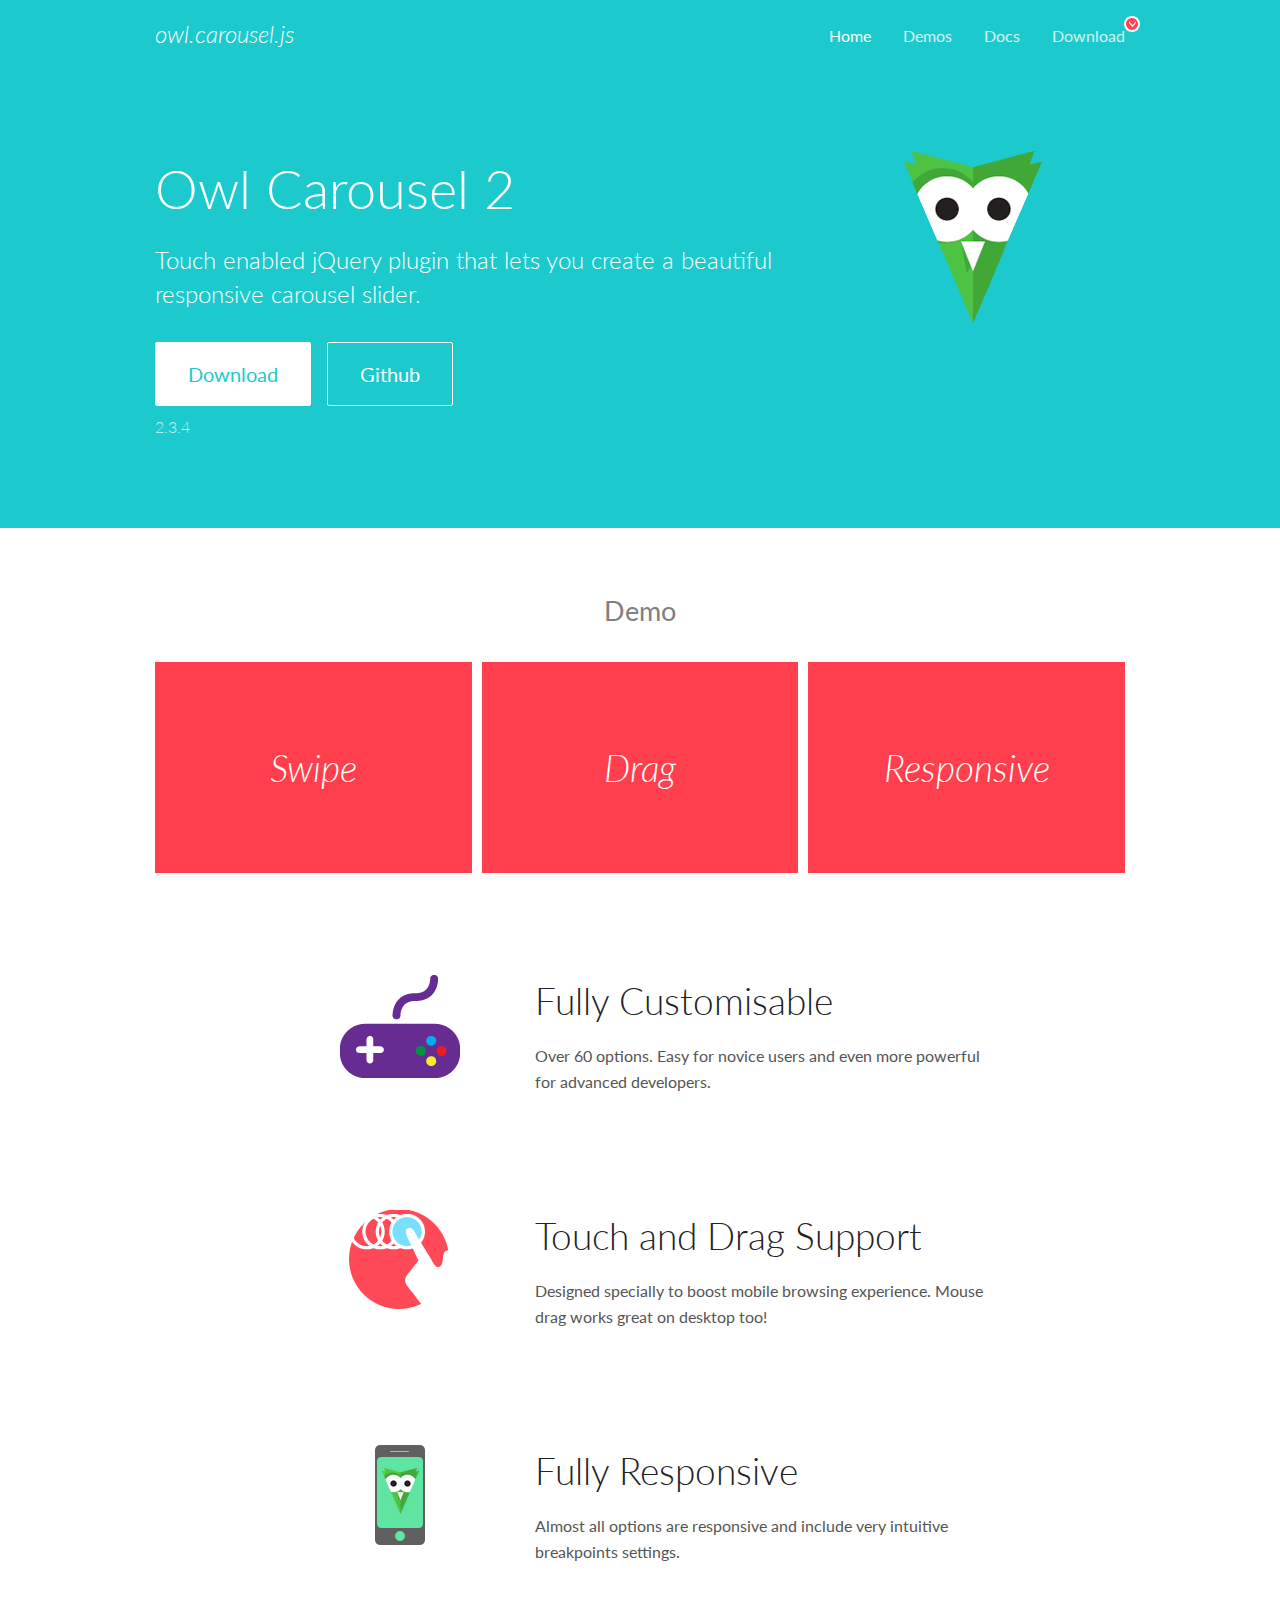
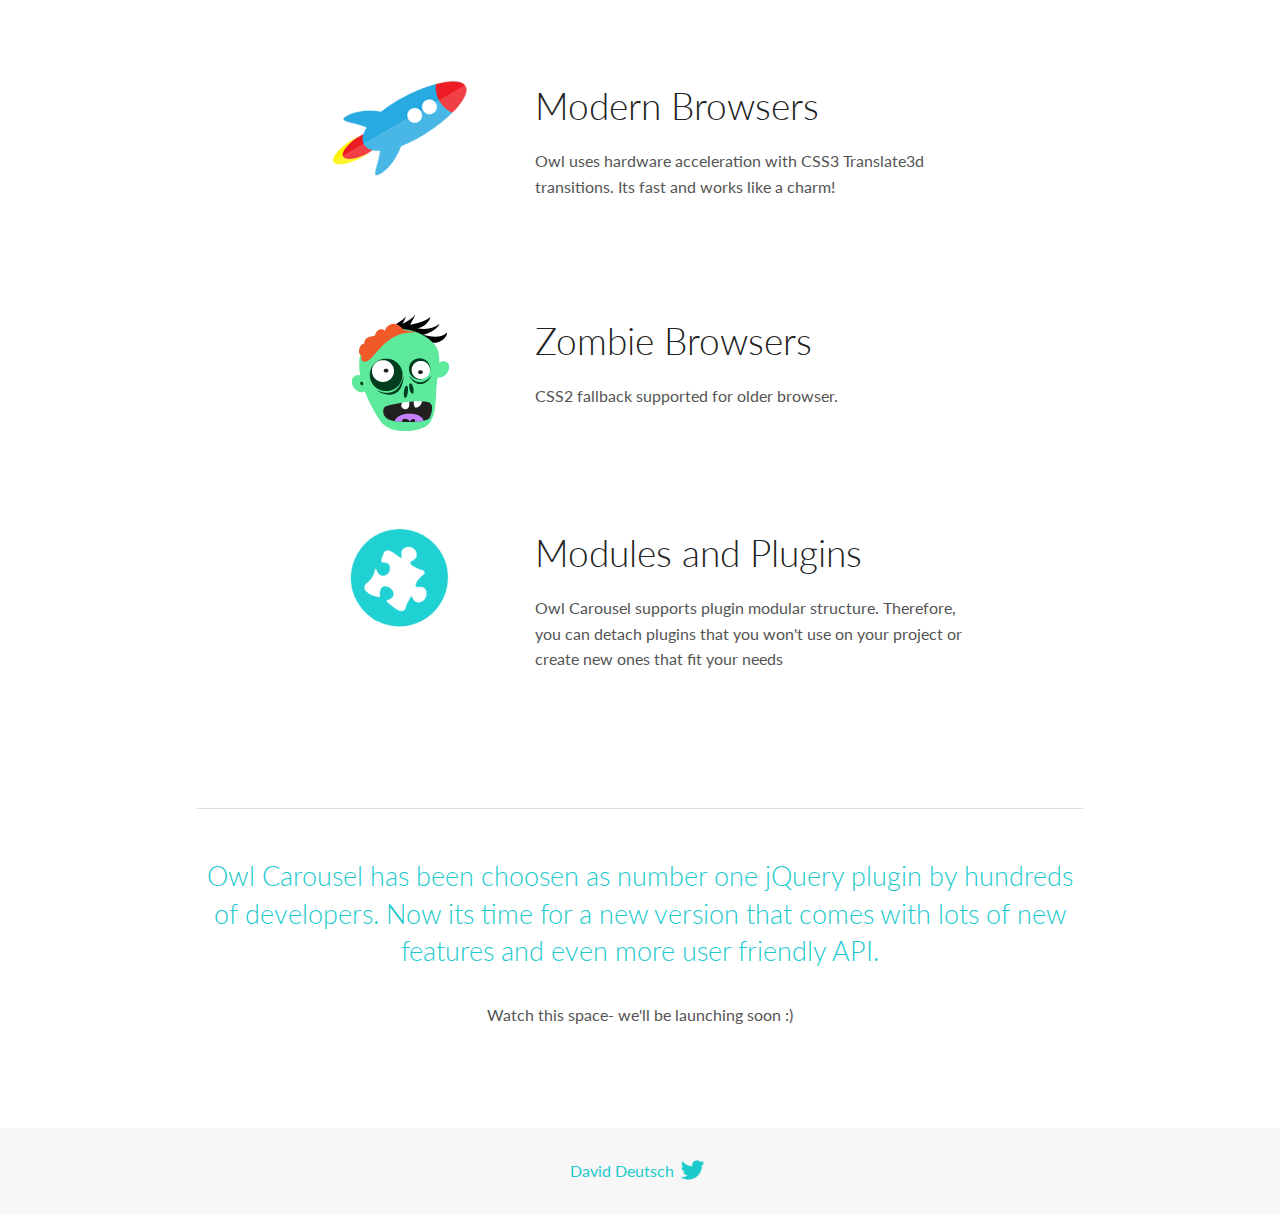
<file: OwlCarousel/docs/index.html>
<!DOCTYPE html>
<html lang="en">
  <head>

    <!-- head -->
    <meta charset="utf-8">
    <meta name="msapplication-tap-highlight" content="no" />
    <meta name="viewport" content="width=device-width, initial-scale=1.0" />
    <meta name="description" content="Touch enabled jQuery plugin that lets you create beautiful responsive carousel slider.">
    <meta name="author" content="David Deutsch">
    <title>
      Home | Owl Carousel | 2.3.4
    </title>

    <!-- Stylesheets -->
    <link href='https://fonts.googleapis.com/css?family=Lato:300,400,700,400italic,300italic' rel='stylesheet' type='text/css'>
    <link rel="stylesheet" href="assets/css/docs.theme.min.css">

    <!-- Owl Stylesheets -->
    <link rel="stylesheet" href="assets/owlcarousel/assets/owl.carousel.min.css">
    <link rel="stylesheet" href="assets/owlcarousel/assets/owl.theme.default.min.css">

    <!-- HTML5 shim and Respond.js IE8 support of HTML5 elements and media queries -->

    <!--[if lt IE 9]>
      <script src="https://oss.maxcdn.com/libs/html5shiv/3.7.0/html5shiv.js"></script>
      <script src="https://oss.maxcdn.com/libs/respond.js/1.3.0/respond.min.js"></script>
    <![endif]-->

    <!-- Favicons -->
    <link rel="apple-touch-icon-precomposed" sizes="144x144" href="assets/ico/apple-touch-icon-144-precomposed.png">
    <link rel="shortcut icon" href="assets/ico/favicon.png">
    <link rel="shortcut icon" href="favicon.ico">

    <!-- Yeah i know js should not be in header. Its required for demos.-->

    <!-- javascript -->
    <script src="assets/vendors/jquery.min.js"></script>
    <script src="assets/owlcarousel/owl.carousel.js"></script>
  </head>
  <body>

    <!-- header -->
    <header class="header">
      <div class="row">
        <div class="large-12 columns">
          <div class="brand left">
            <h3>
              <a href="/OwlCarousel2/">owl.carousel.js</a> 
            </h3>
          </div>
          <a id="toggle-nav" class="right">
            <span></span> <span></span> <span></span> 
          </a> 
          <div class="nav-bar">
            <ul class="clearfix">
              <li class="active">
                <a href="/OwlCarousel2/index.html">Home</a> 
              </li>
              <li> <a href="/OwlCarousel2/demos/demos.html">Demos</a>  </li>
              <li> <a href="/OwlCarousel2/docs/started-welcome.html">Docs</a>  </li>
              <li>
                <a href="https://github.com/OwlCarousel2/OwlCarousel2/archive/2.3.4.zip">Download</a> 
                <span class="download"></span> 
              </li>
            </ul>
          </div>
        </div>
      </div>
    </header>

    <!-- home panel -->
    <section id="hero">
      <div class="row">
        <div class="large-8 medium-8 columns">
          <h1>Owl Carousel 2</h1>
          <h4>Touch enabled jQuery plugin that lets you create a beautiful responsive carousel slider.</h4>
          <a href="https://github.com/OwlCarousel2/OwlCarousel2/archive/2.3.4.zip" class="hero-button">Download</a> 
          <a href="https://github.com/OwlCarousel2/OwlCarousel2" class="hero-button outline">Github</a> 
          <p>2.3.4</p>
        </div>
        <div class="large-4 medium-4 columns">
          <img class="owl-logo" src="assets/img/owl-logo.png" alt="mr. Owl">
        </div>
      </div>
    </section>

    <!-- body -->
    <div class="home-demo">
      <div class="row">
        <div class="large-12 columns">
          <h3>Demo</h3>
          <div class="owl-carousel">
            <div class="item">
              <h2>Swipe</h2>
            </div>
            <div class="item">
              <h2>Drag</h2>
            </div>
            <div class="item">
              <h2>Responsive</h2>
            </div>
            <div class="item">
              <h2>CSS3</h2>
            </div>
            <div class="item">
              <h2>Fast</h2>
            </div>
            <div class="item">
              <h2>Easy</h2>
            </div>
            <div class="item">
              <h2>Free</h2>
            </div>
            <div class="item">
              <h2>Upgradable</h2>
            </div>
            <div class="item">
              <h2>Tons of options</h2>
            </div>
            <div class="item">
              <h2>Infinity</h2>
            </div>
            <div class="item">
              <h2>Auto Width</h2>
            </div>
          </div>
        </div>
      </div>
    </div>
    <script>
      var owl = $('.owl-carousel');
      owl.owlCarousel({
        margin: 10,
        loop: true,
        responsive: {
          0: {
            items: 1
          },
          600: {
            items: 2
          },
          1000: {
            items: 3
          }
        }
      })
    </script>

    <!-- features -->
    <div id="features">
      <div class="row">
        <div class="small-12 medium-9 small-centered columns">
          <section class="row feature">
            <div class="medium-4 small-12 columns">
              <img src="assets/img/feature-options.png" alt="">
            </div>
            <div class="medium-8 small-12 columns">
              <h2>Fully Customisable</h2>
              <p>Over 60 options. Easy for novice users and even more powerful for advanced developers.</p>
            </div>
          </section>
          <section class="row feature">
            <div class="medium-4 small-12 columns">
              <img src="assets/img/feature-drag.png" alt="">
            </div>
            <div class="medium-8 small-12 columns">
              <h2>Touch and Drag Support</h2>
              <p>Designed specially to boost mobile browsing experience. Mouse drag works great on desktop too!</p>
            </div>
          </section>
          <section class="row feature">
            <div class="medium-4 small-12 columns">
              <img src="assets/img/feature-responsive.png" alt="">
            </div>
            <div class="medium-8 small-12 columns">
              <h2>Fully Responsive</h2>
              <p>Almost all options are responsive and include very intuitive breakpoints settings.</p>
            </div>
          </section>
          <section class="row feature">
            <div class="medium-4 small-12 columns">
              <img src="assets/img/feature-modern.png" alt="">
            </div>
            <div class="medium-8 small-12 columns">
              <h2>Modern Browsers</h2>
              <p>Owl uses hardware acceleration with CSS3 Translate3d transitions. Its fast and works like a charm! </p>
            </div>
          </section>
          <section class="row feature">
            <div class="medium-4 small-12 columns">
              <img src="assets/img/feature-zombie.png" alt="">
            </div>
            <div class="medium-8 small-12 columns">
              <h2>Zombie Browsers</h2>
              <p>CSS2 fallback supported for older browser.</p>
            </div>
          </section>
          <section class="row feature">
            <div class="medium-4 small-12 columns">
              <img src="assets/img/feature-module.png" alt="">
            </div>
            <div class="medium-8 small-12 columns">
              <h2>Modules and Plugins</h2>
              <p>Owl Carousel supports plugin modular structure. Therefore, you can detach plugins that you won&#x27;t use on your project or create new ones that fit your needs</p>
            </div>
          </section>
        </div>
      </div>
    </div>

    <!-- footer -->
    <section id="teaser-text">
      <div class="row">
        <div class="small-12 medium-11 small-centered columns">
          <hr>
          <h3 id="owl-carousel-has-been-choosen-as-number-one-jquery-plugin-by-hundreds-of-developers-now-its-time-for-a-new-version-that-comes-with-lots-of-new-features-and-even-more-user-friendly-api-">Owl Carousel has been choosen as number one jQuery plugin by hundreds of developers. Now its time for a new version that comes with lots of new features and even more user friendly API.</h3>
          <p>Watch this space- we&#39;ll be launching soon :)</p>
        </div>
      </div>
    </section>

    <!-- footer -->
    <footer class="footer">
      <div class="row">
        <div class="large-12 columns">
          <h5>
            <a href="/OwlCarousel2/docs/support-contact.html">David Deutsch</a> 
            <a id="custom-tweet-button" href="https://twitter.com/share?url=https://github.com/OwlCarousel2/OwlCarousel2&text=Owl Carousel - This is so awesome! " target="_blank"></a> 
          </h5>
        </div>
      </div>
    </footer>

    <!-- vendors -->
    <script src="assets/vendors/highlight.js"></script>
    <script src="assets/js/app.js"></script>
  </body>
</html>
</file>
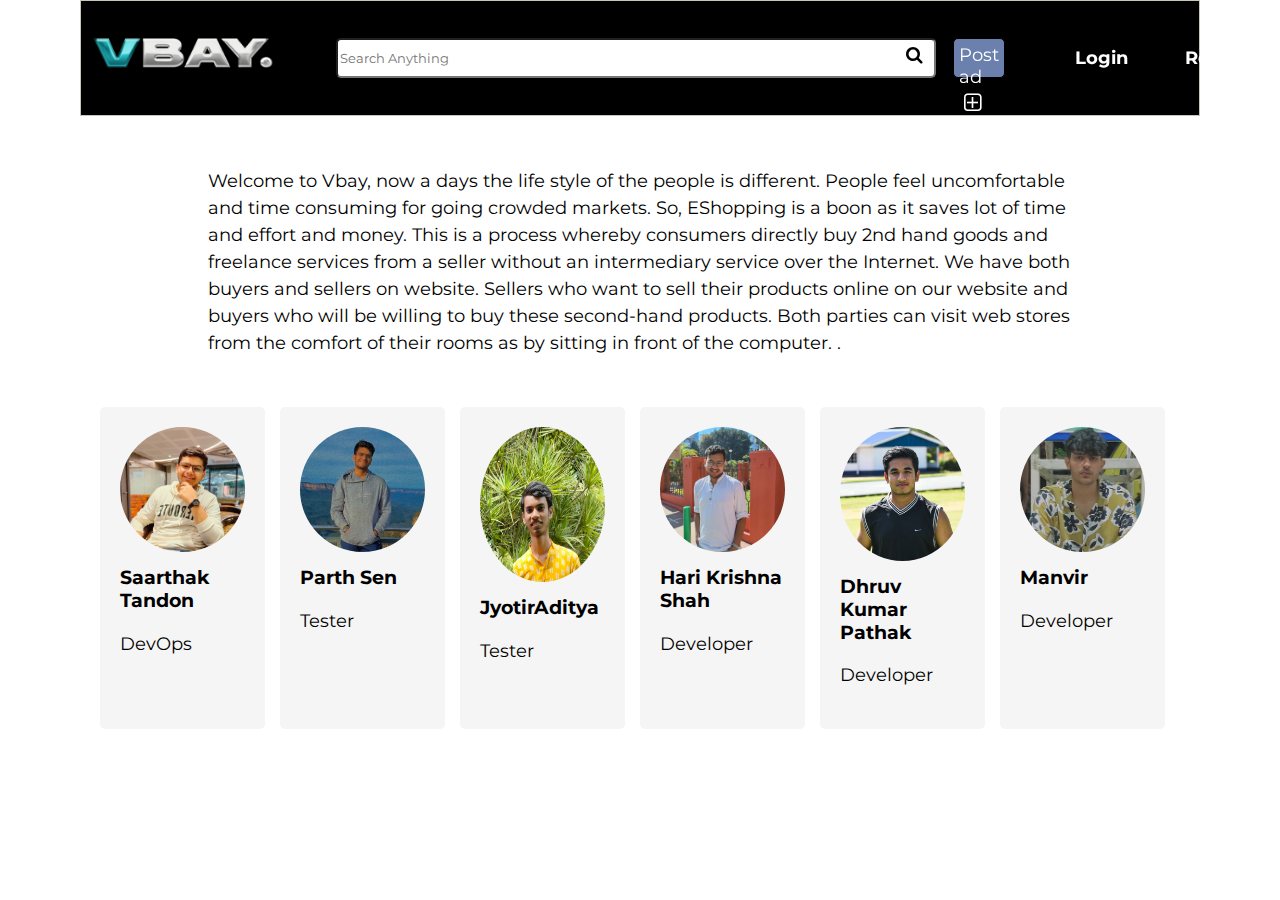
<file: aboutus.html>
<!DOCTYPE html>
<html>

<head>
    <title>About Us</title>
    <link rel = "stylesheet" href = "css/cssfile.css">
    <meta name="viewport" content="width=device-width, initial-scale=1">
    <link rel="stylesheet" href="https://cdnjs.cloudflare.com/ajax/libs/font-awesome/4.7.0/css/font-awesome.min.css">
    <link rel="stylesheet" href="OwlCarousel/dist/assets/owl.carousel.min.css">
    <link rel="stylesheet" href="OwlCarousel/dist/assets/owl.carousel.css">
    <link rel="stylesheet" href="OwlCarousel/dist/assets/owl.theme.default.css">
    <link rel="preconnect" href="https://fonts.googleapis.com">
    <link rel="preconnect" href="https://fonts.gstatic.com" crossorigin>
    <link href="https://fonts.googleapis.com/css2?family=Montserrat&display=swap" rel="stylesheet">
    <style>
        *{box-sizing: border-box;}
        .center {
            text-align: center;
        }

        h1 {
            margin: 0;
        }

        .container {
            padding: 20px;
        }

        p {
            font-size: 18px;
            line-height: 1.5;
            margin-bottom: 20px;
        }

        .team {
            display: flex;
            flex-wrap: wrap;
            margin-top: 40px;
            flex-direction: row;
        }

        .member {
            flex:1;
           width:180px;
            margin: 10px 15px 0px 0px;
            padding: 20px;
            background-color: #f5f5f5;
            border-radius: 5px;
        }

        .member img {
            width: 100%;
            border-radius: 50%;
            margin-bottom: 10px;
        }

        .member h3 {
            margin-top: 0;
        }
        .about{width:80%; margin:auto;}
    </style>
</head>

<body>
    <div id = "navbar">
                <a href = "index.html"><img src = "img/vbay.png" id = "logo"></a>
                <div id = "search-box">
                    <input type = "text" name = "search" id = "search" placeholder = "Search Anything">
                    <a href = "#"><i class="fa fa-search" aria-hidden="true"></i></a>
                </div>
                <div id = "ad-post">
                    <a href = "tosell.html"><span class ="center">Post ad<span id = "plus-icon"><i class="fa fa-plus-square-o" aria-hidden="true"></i></span></span></a>
                </div>
                <div id = "login" class = "navitem">
                    <a href = "login.html" class= "navtext">Login</a>
                </div>
                <div class = "navitem" id = "register">
                    <a href = "signup.html" class= "navtext">Register</a>
                </div>
        </div>
    <div class="container">
        <div class = "about">
        <p>Welcome to Vbay, now a days the life style of the people is different. People feel
            uncomfortable and time consuming for going crowded markets. So, EShopping is a boon as it saves lot of time and effort and money. This is a process whereby consumers directly buy 2nd hand goods and freelance services from a seller without an intermediary service over the
            Internet. We have both buyers and sellers on website. Sellers who want
            to sell their products online on our website and buyers who will be
            willing to buy these second-hand products. Both parties can visit web
            stores from the comfort of their rooms as by sitting in front of the
            computer.
            .</p>
        </div>
        <div class="team">
            <div class="member">
                <img src="img\IMG20230203175330_20230213181956 (1).jpg"alt="Saarthak Tandon">
                <h3>Saarthak Tandon</h3>
                <p>DevOps</p>
            </div>

            <div class="member">
                <img src="img/20230410_220924.jpg" alt="IMG1">
                <h3>Parth Sen</h3>
                <p>Tester</p>
            </div>

<div class="member">
                <img src="img/jyoti.jpg" alt="IMG1" style="height: 55%;">
                <h3>JyotirAditya</h3>
                <p>Tester</p>
            </div>

            <div class="member">
                <img src="img/IMG20221229101716.jpg" alt="hari">
                <h3>Hari Krishna Shah</h3>
                <p>Developer</p>
		</div>

            <div class="member">
                    <img src="img/WhatsApp Image 2023-04-10 at 11.38.08 PM.jpeg" alt="hari">
                    <h3>Dhruv Kumar Pathak</h3>
                    <p>Developer</p>
</div>

                    <div class="member">
                        <img src="img/IMG_20230318_164525_230.jpg" alt="hari">
                        <h3>Manvir</h3>
                        <p>Developer</p>
</div>
                    </div>
                </div>
            </div>
</body>

</html>
</file>
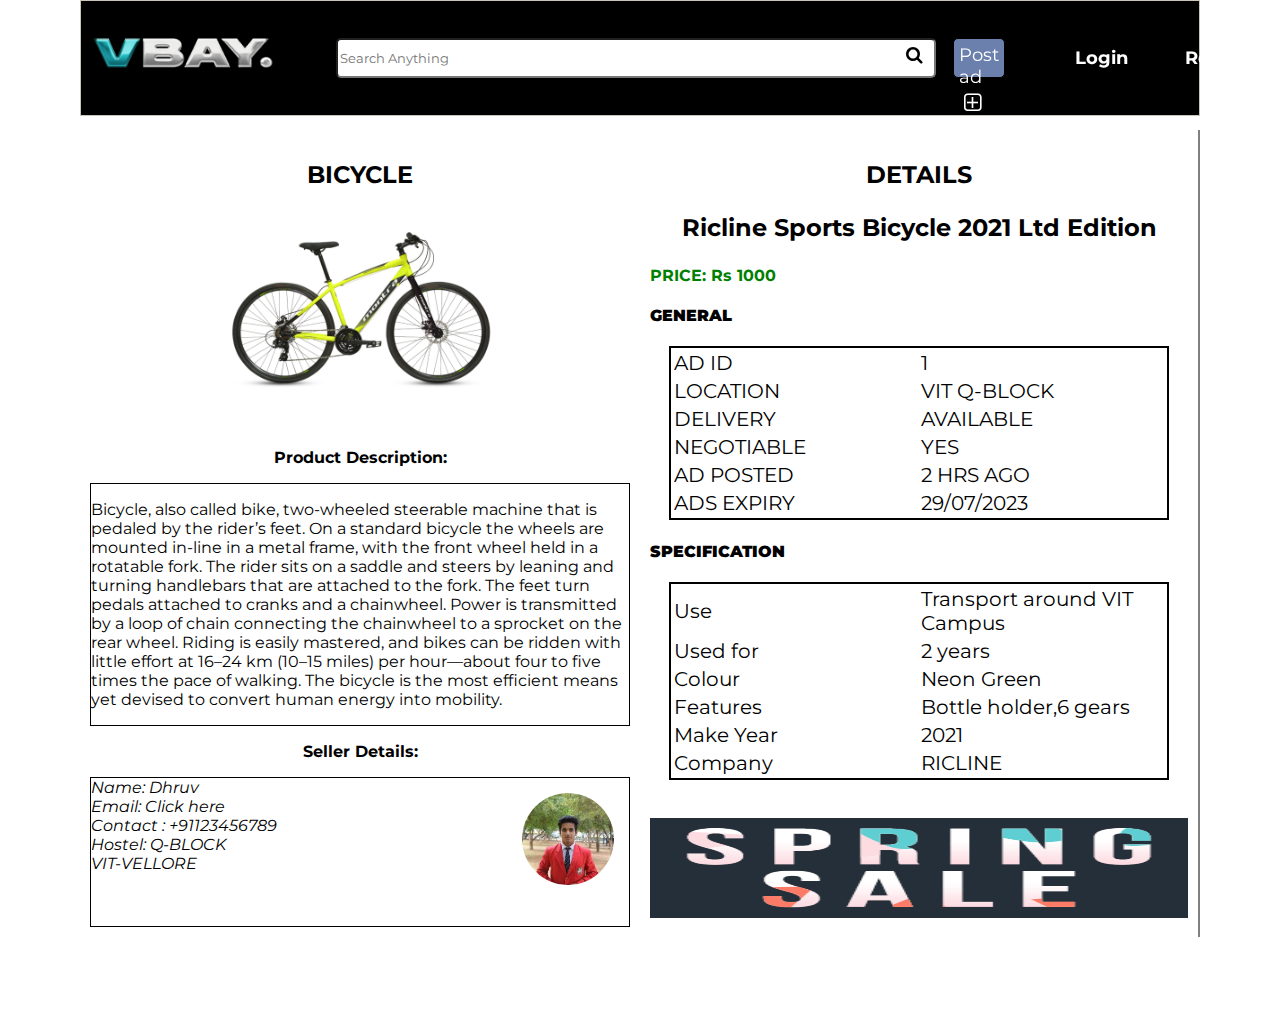
<file: bicycle.html>
<!DOCTYPE html>
<html>
<head>
<title>CSS Website Layout</title>
<link rel="stylesheet" href="css/product.css">
<link rel = "stylesheet" href = "css/cssfile.css">
<meta name="viewport" content="width=device-width, initial-scale=1">
<link rel="stylesheet" href="https://cdnjs.cloudflare.com/ajax/libs/font-awesome/4.7.0/css/font-awesome.min.css">
<link rel="stylesheet" href="OwlCarousel/dist/assets/owl.carousel.min.css">
<link rel="stylesheet" href="OwlCarousel/dist/assets/owl.carousel.css">
<link rel="stylesheet" href="OwlCarousel/dist/assets/owl.theme.default.css">
<link rel="preconnect" href="https://fonts.googleapis.com">
<link rel="preconnect" href="https://fonts.gstatic.com" crossorigin>
<link href="https://fonts.googleapis.com/css2?family=Montserrat&display=swap" rel="stylesheet">
</head>
<body>
<div id = "navbar">
				<a href = "index.html"><img src = "img/vbay.png" id = "logo"></a>
				<div id = "search-box">
					<input type = "text" name = "search" id = "search" placeholder = "Search Anything">
					<a href = "#"><i class="fa fa-search" aria-hidden="true"></i></a>
				</div>
				<div id = "ad-post">
					<a href = "tosell.html"><span class ="center">Post ad<span id = "plus-icon"><i class="fa fa-plus-square-o" aria-hidden="true"></i></span></span></a>
				</div>
				<div id = "login" class = "navitem">
					<a href = "login.html" class= "navtext">Login</a>
				</div>
				<div class = "navitem" id = "register">
					<a href = "signup.html" class= "navtext">Register</a>
				</div>
		</div>
<center>
<div class="row">

  <div class="column left">
    <h2>BICYCLE</h2>
    <img src="img/BICY.png" alt="bicycle" width="269" height="200">
    <BR><BR>
    <p><b>Product Description:</b></p>
    <DIV class="desc">
      <p>Bicycle, also called bike, two-wheeled steerable machine that is pedaled by the rider’s feet. On a standard bicycle the wheels are mounted in-line in a metal frame, with the front wheel held in a rotatable fork. The rider sits on a saddle and steers by leaning and turning handlebars that are attached to the fork. The feet turn pedals attached to cranks and a chainwheel. Power is transmitted by a loop of chain connecting the chainwheel to a sprocket on the rear wheel. Riding is easily mastered, and bikes can be ridden with little effort at 16–24 km (10–15 miles) per hour—about four to five times the pace of walking. The bicycle is the most efficient means yet devised to convert human energy into mobility.</p>
    </DIV>

    <p><b>Seller Details:</b></p>
    <DIV class="det">
      <address>
        <img class="img1" src="img/me.jpeg" alt="dhruv" width="92" height="92">
        Name: Dhruv<br>
        Email: <a href="mailto:bicycle@gmail.com">Click here</a><br>
        Contact : +91123456789<br>
        Hostel: Q-BLOCK<br>
        VIT-VELLORE
      </address>
      </DIV>
  </div>
   
  <div class="column right" >
    <h2>DETAILS</h2>
    <h3>Ricline Sports Bicycle 2021 Ltd Edition</h3>

    <p style="color: green;"><b>PRICE: Rs 1000 </b></p>

    <h4 style="text-align: LEFT;"><B>GENERAL</B></h4>
    <table style="width:500PX ; margin: AUTO; text-align: left; table-layout: FIXED; border: 2px solid black;">

      <tr style=" padding: 12px; border: 1px solid black; border-collapse: collapse; font-size: 20px;">
        <td>AD ID</td>
        <td>1</td>
      </tr>
  
      <tr style=" padding: 12px; border: 1px solid black; border-collapse: collapse; font-size: 20px;">			
        <td>LOCATION</td>
        <td>VIT Q-BLOCK</td>
      </tr>
  
      <tr style=" padding: 12px; border: 1px solid black; border-collapse: collapse; font-size: 20px;">
        <td>DELIVERY</td>
        <td>AVAILABLE</td>
      </tr>
  
      <tr style=" padding: 12px; border: 1px solid black; border-collapse: collapse; font-size: 20px;">
        <td>NEGOTIABLE</td>
        <td>YES</td>
      </tr>

      <tr style=" padding: 12px; border: 1px solid black; border-collapse: collapse; font-size: 20px;">
        <td>AD POSTED</td>
        <td>2 HRS AGO</td>
      </tr>

      <tr style=" padding: 12px; border: 1px solid black; border-collapse: collapse; font-size: 20px;">
        <td>ADS EXPIRY</td>
        <td>29/07/2023</td>
      </tr>
      </table>
    
      <h4 style="text-align: LEFT;"><B>SPECIFICATION</B></h4>
    <table style="width:500PX ; margin: AUTO; text-align: left; table-layout: FIXED; border: 2px solid black;">

      <tr style=" padding: 12px; border: 1px solid black; border-collapse: collapse; font-size: 20px;">
        <td>Use</td>
        <td>Transport around VIT Campus</td>
      </tr>

      <tr style=" padding: 12px; border: 1px solid black; border-collapse: collapse; font-size: 20px;">
        <td>Used for</td>
        <td>2 years</td>
      </tr>

      <tr style=" padding: 12px; border: 1px solid black; border-collapse: collapse; font-size: 20px;">			
        <td>Colour</td>
        <td>Neon Green</td>
      </tr>
  
      <tr style=" padding: 12px; border: 1px solid black; border-collapse: collapse; font-size: 20px;">
        <td>Features</td>
        <td>Bottle holder,6 gears</td>
      </tr>
  
      <tr style=" padding: 12px; border: 1px solid black; border-collapse: collapse; font-size: 20px;">
        <td>Make Year</td>
        <td>2021</td>
      </tr>

      <tr style=" padding: 12px; border: 1px solid black; border-collapse: collapse; font-size: 20px;">
        <td>Company</td>
        <td>RICLINE</td>
      </tr>
    </table>
    <br><br>
    <img src="img/sale.gif" width="100%" height="100">
  </div>
</div>
</center>
</body>
</html>
</file>
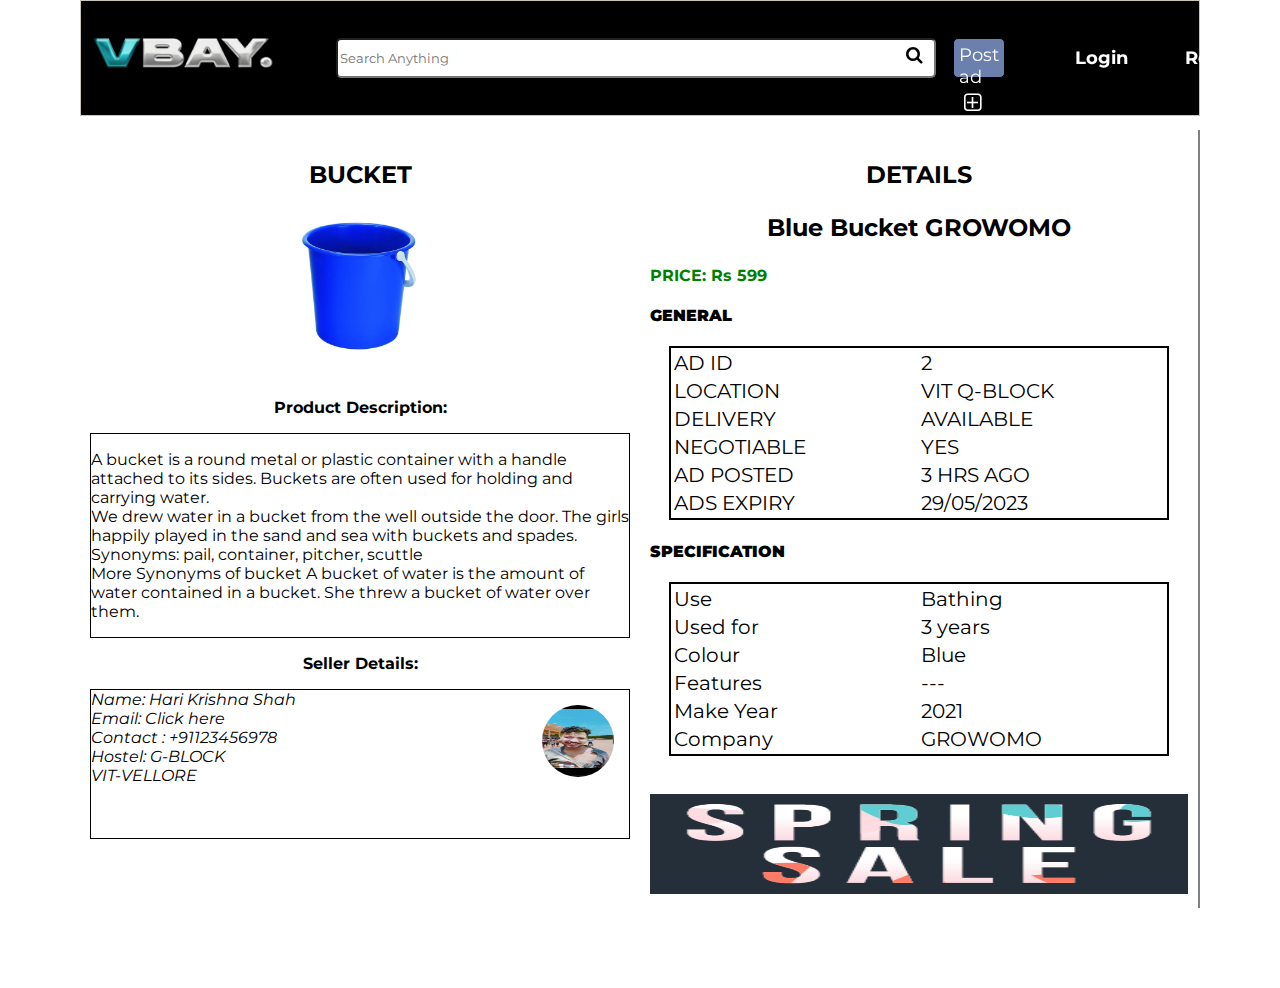
<file: bucket.html>
<!DOCTYPE html>
<html>
<head>
<title>CSS Website Layout</title>
<link rel="stylesheet" href="css/product.css">
<link rel = "stylesheet" href = "css/cssfile.css">
<meta name="viewport" content="width=device-width, initial-scale=1">
<link rel="stylesheet" href="https://cdnjs.cloudflare.com/ajax/libs/font-awesome/4.7.0/css/font-awesome.min.css">
<link rel="stylesheet" href="OwlCarousel/dist/assets/owl.carousel.min.css">
<link rel="stylesheet" href="OwlCarousel/dist/assets/owl.carousel.css">
<link rel="stylesheet" href="OwlCarousel/dist/assets/owl.theme.default.css">
<link rel="preconnect" href="https://fonts.googleapis.com">
<link rel="preconnect" href="https://fonts.gstatic.com" crossorigin>
<link href="https://fonts.googleapis.com/css2?family=Montserrat&display=swap" rel="stylesheet">
<style>
.row{margin-top:10px;}
.navbar{width:100% !important;}
.img1{margin:15px;}
</style>
</head>
<body>
<div id = "navbar">
				<a href = "index.html"><img src = "img/vbay.png" id = "logo"></a>
				<div id = "search-box">
					<input type = "text" name = "search" id = "search" placeholder = "Search Anything">
					<a href = "#"><i class="fa fa-search" aria-hidden="true"></i></a>
				</div>
				<div id = "ad-post">
					<a href = "tosell.html"><span class ="center">Post ad<span id = "plus-icon"><i class="fa fa-plus-square-o" aria-hidden="true"></i></span></span></a>
				</div>
				<div id = "login" class = "navitem">
					<a href = "login.html" class= "navtext">Login</a>
				</div>
				<div class = "navitem" id = "register">
					<a href = "signup.html" class= "navtext">Register</a>
				</div>
		</div>
<center>
<div class="row">

  <div class="column left">
    <h2>BUCKET</h2>
    <img src="img/BUCKET.jpg" alt="bucket" width="150" height="150">
    <BR><BR>
    <p><b>Product Description:</b></p>
    <DIV class="desc">
       <P> A bucket is a round metal or plastic container with a handle attached to its sides. Buckets are often used for holding and carrying water.<BR>
        We drew water in a bucket from the well outside the door. 
        The girls happily played in the sand and sea with buckets and spades.<BR>
        Synonyms: pail, container, pitcher, scuttle<BR>
        More Synonyms of bucket
        A bucket of water is the amount of water contained in a bucket.
        She threw a bucket of water over them.</P>
    </DIV>

    <p><b>Seller Details:</b></p>
    <DIV class="det">
      <address>
        <img class="img1" src="img/hari.PNG" alt="dhruv" width="72" height="72">
        Name: Hari Krishna Shah<br>
        Email: <a href="mailto:bucket@gmail.com">Click here</a><br>
        Contact : +91123456978<br>
        Hostel: G-BLOCK<br>
        VIT-VELLORE
      </address>
      </DIV>
  </div>
   
  <div class="column right" >
    <h2>DETAILS</h2>
    <h3>Blue Bucket GROWOMO</h3>

    <p style="color: green;"><b>PRICE: Rs 599 </b></p>

    <h4 style="text-align: LEFT;"><B>GENERAL</B></h4>
    <table style="width:500PX ; margin: AUTO; text-align: left; table-layout: FIXED; border: 2px solid black;">

      <tr style=" padding: 12px; border: 1px solid black; border-collapse: collapse; font-size: 20px;">
        <td>AD ID</td>
        <td>2</td>
      </tr>
  
      <tr style=" padding: 12px; border: 1px solid black; border-collapse: collapse; font-size: 20px;">			
        <td>LOCATION</td>
        <td>VIT Q-BLOCK</td>
      </tr>
  
      <tr style=" padding: 12px; border: 1px solid black; border-collapse: collapse; font-size: 20px;">
        <td>DELIVERY</td>
        <td>AVAILABLE</td>
      </tr>
  
      <tr style=" padding: 12px; border: 1px solid black; border-collapse: collapse; font-size: 20px;">
        <td>NEGOTIABLE</td>
        <td>YES</td>
      </tr>

      <tr style=" padding: 12px; border: 1px solid black; border-collapse: collapse; font-size: 20px;">
        <td>AD POSTED</td>
        <td>3 HRS AGO</td>
      </tr>

      <tr style=" padding: 12px; border: 1px solid black; border-collapse: collapse; font-size: 20px;">
        <td>ADS EXPIRY</td>
        <td>29/05/2023</td>
      </tr>
      </table>
    
      <h4 style="text-align: LEFT;"><B>SPECIFICATION</B></h4>
    <table style="width:500PX ; margin: AUTO; text-align: left; table-layout: FIXED; border: 2px solid black;">

      <tr style=" padding: 12px; border: 1px solid black; border-collapse: collapse; font-size: 20px;">
        <td>Use</td>
        <td>Bathing</td>
      </tr>

      <tr style=" padding: 12px; border: 1px solid black; border-collapse: collapse; font-size: 20px;">
        <td>Used for</td>
        <td>3 years</td>
      </tr>

      <tr style=" padding: 12px; border: 1px solid black; border-collapse: collapse; font-size: 20px;">			
        <td>Colour</td>
        <td>Blue</td>
      </tr>
  
      <tr style=" padding: 12px; border: 1px solid black; border-collapse: collapse; font-size: 20px;">
        <td>Features</td>
        <td>---</td>
      </tr>
  
      <tr style=" padding: 12px; border: 1px solid black; border-collapse: collapse; font-size: 20px;">
        <td>Make Year</td>
        <td>2021</td>
      </tr>

      <tr style=" padding: 12px; border: 1px solid black; border-collapse: collapse; font-size: 20px;">
        <td>Company</td>
        <td>GROWOMO</td>
      </tr>
    </table>
    <br><br>
    <img src="img/sale.gif" width="100%" height="100">
  </div>
</div>
</center>
</body>
</html>
</file>
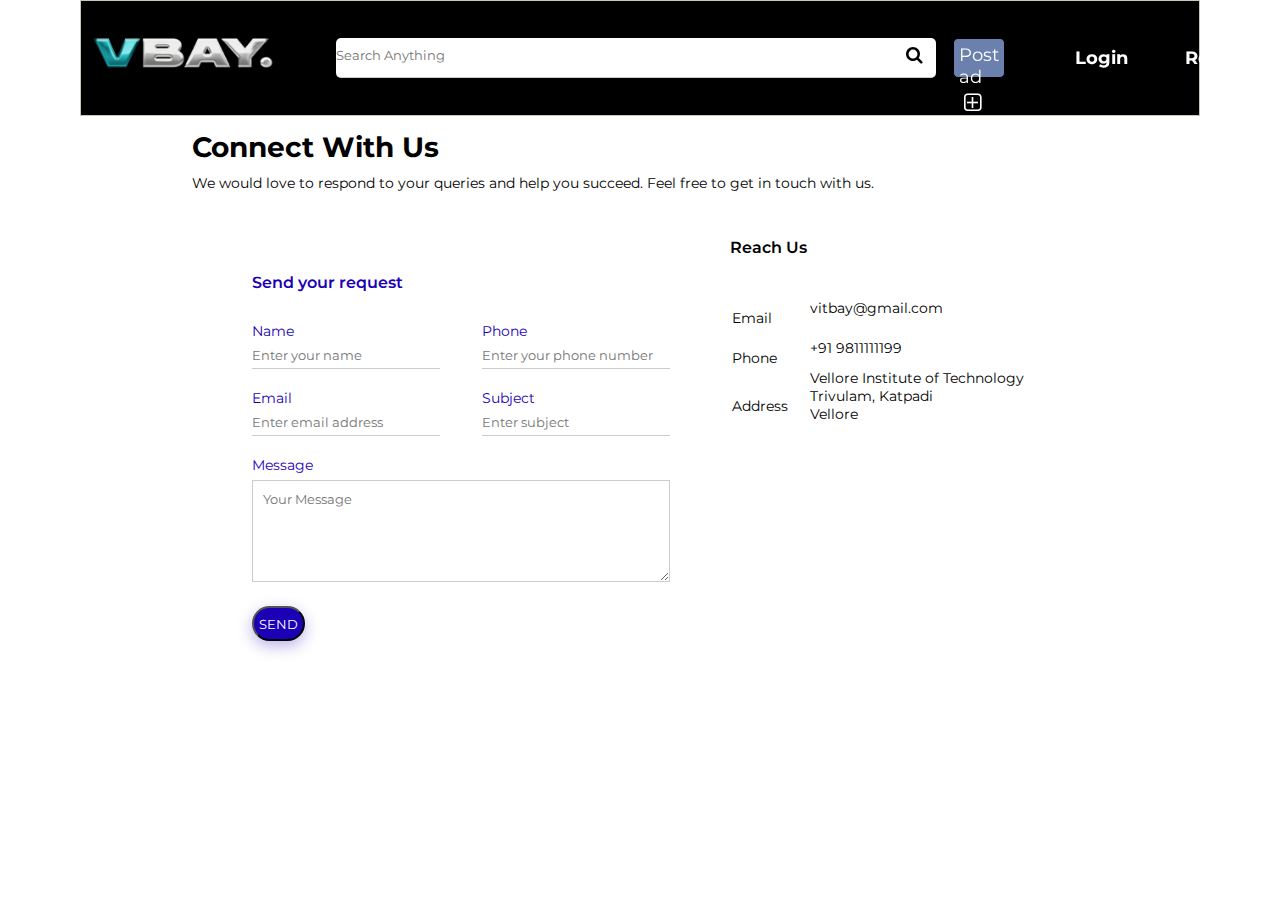
<file: contact us.html>
<!DOCTYPE html>
<html lang="en">
<head>
<meta charset="UTF-8">
<title>Contact us</title>
<link rel="stylesheet" href="css/contact us style.css">
<link rel = "stylesheet" href = "css/cssfile.css">
<meta name="viewport" content="width=device-width, initial-scale=1">
<link rel="stylesheet" href="https://cdnjs.cloudflare.com/ajax/libs/font-awesome/4.7.0/css/font-awesome.min.css">
<link rel="stylesheet" href="OwlCarousel/dist/assets/owl.carousel.min.css">
<link rel="stylesheet" href="OwlCarousel/dist/assets/owl.carousel.css">
<link rel="stylesheet" href="OwlCarousel/dist/assets/owl.theme.default.css">
<link rel="preconnect" href="https://fonts.googleapis.com">
<link rel="preconnect" href="https://fonts.gstatic.com" crossorigin>
<link href="https://fonts.googleapis.com/css2?family=Montserrat&display=swap" rel="stylesheet">
<style>
.contact-right{margin-top:5px;}
#send{padding:5px;}
</style>
</head>
<body>
<div id = "navbar">
				<a href = "index.html"><img src = "img/vbay.png" id = "logo"></a>
				<div id = "search-box">
					<input type = "text" name = "search" id = "search" placeholder = "Search Anything">
					<a href = "#"><i class="fa fa-search" aria-hidden="true"></i></a>
				</div>
				<div id = "ad-post">
					<a href = "tosell.html"><span class ="center">Post ad<span id = "plus-icon"><i class="fa fa-plus-square-o" aria-hidden="true"></i></span></span></a>
				</div>
				<div id = "login" class = "navitem">
					<a href = "login.html" class= "navtext">Login</a>
				</div>
				<div class = "navitem" id = "register">
					<a href = "signup.html" class= "navtext">Register</a>
				</div>
		</div>
<div class="container">
<h1>Connect With Us</h1>
<p>We would love to respond to your queries and help you succeed. Feel free to get in touch with us.</p>
<div class="contact-box">
<div class="contact-left"> <h3>Send your request</h3>
<form>
<div class="input-row">
<div class="input-group">
<label>Name</label>
<input type="text" placeholder="Enter your name">
</div>
<div class="input-group">
<label>Phone</label>
<input type="text" placeholder="Enter your phone number">
</div>
</div>
<div class="input-row">
<div class="input-group"> 
<label>Email</label>
<input type="email"
placeholder="Enter email address">
</div>
<div class="input-group"> <label>Subject</label>
<input type="text" placeholder="Enter subject">
</div>
</div>
<label>Message</label>
<textarea rows="5" placeholder="Your Message"></textarea>
<button type="submit" id = "send">SEND</button>
</form>
</div>
<div class="contact-right">
<h3>Reach Us</h3>
<table>
<tr>
<td>Email</td>
<td>vitbay@gmail.com</td>
</tr>
<tr>
<td>Phone</td>
<td>+91 9811111199</td>
</tr>
<tr>
<td>Address</td>
<td>Vellore Institute of Technology<br>Trivulam, Katpadi<br>Vellore
</td>
</tr>
</table>
</div>
</div>
</div>
</file>
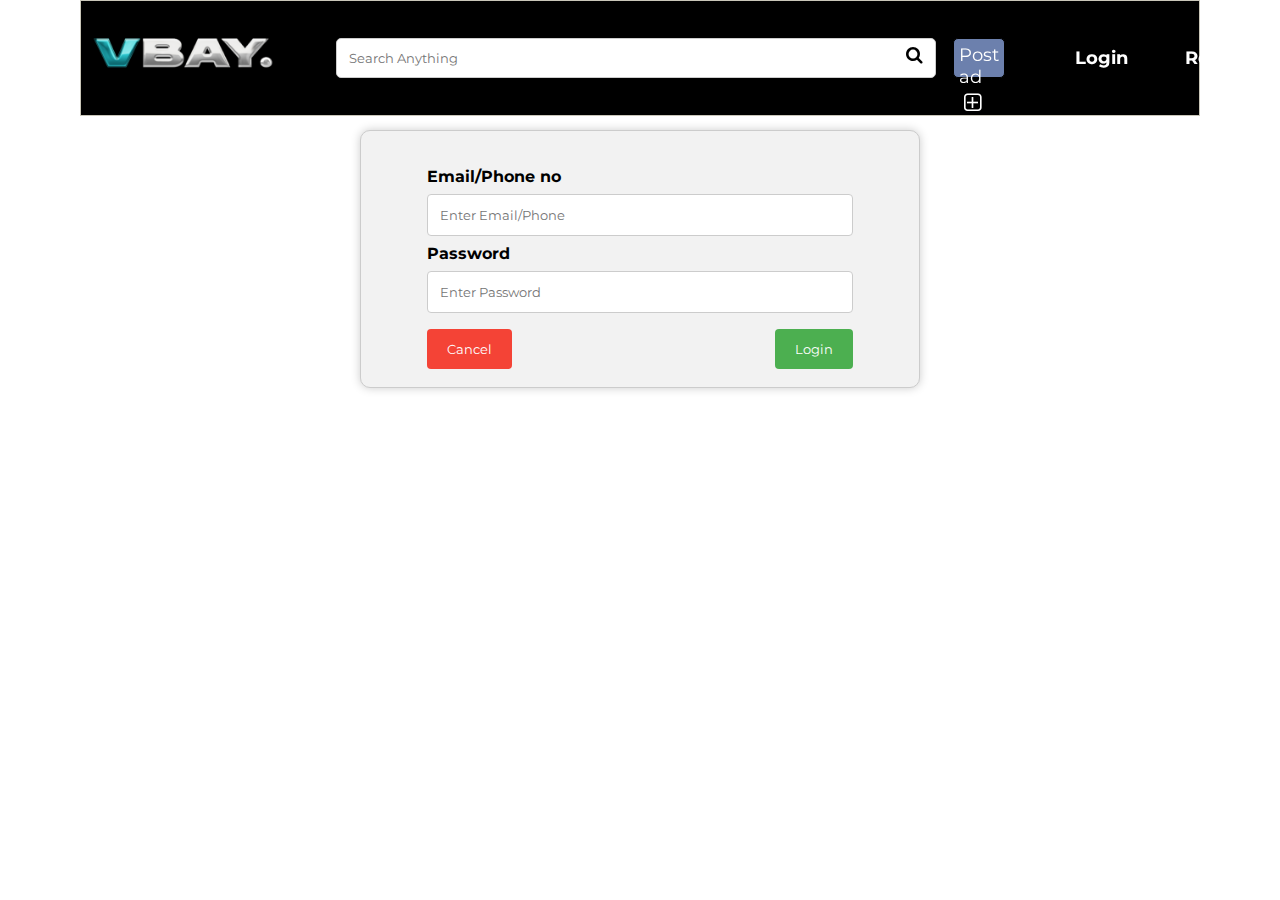
<file: login.html>
<!DOCTYPE html>
<html>
<head>
<title>Sign Up Page</title>
<link rel = "stylesheet" href = "css/cssfile.css">
<meta name="viewport" content="width=device-width, initial-scale=1">
<link rel="stylesheet" href="https://cdnjs.cloudflare.com/ajax/libs/font-awesome/4.7.0/css/font-awesome.min.css">
<link rel="stylesheet" href="OwlCarousel/dist/assets/owl.carousel.min.css">
<link rel="stylesheet" href="OwlCarousel/dist/assets/owl.carousel.css">
<link rel="stylesheet" href="OwlCarousel/dist/assets/owl.theme.default.css">
<link rel="preconnect" href="https://fonts.googleapis.com">
<link rel="preconnect" href="https://fonts.gstatic.com" crossorigin>
<link href="https://fonts.googleapis.com/css2?family=Montserrat&display=swap" rel="stylesheet">
	<style>
		form {
			margin: auto;
			width: 50%;
			padding: 20px 50px 50px 50px;
			border: 1px solid #ccc;
			border-radius: 10px;
			box-shadow: 0 0 10px #ccc;
			background-color: #f2f2f2;
		}
		input[type=text], input[type=password], input[type=email] {
			width: 100%;
			padding: 12px;
			margin: 8px 0;
			display: inline-block;
			border: 1px solid #ccc;
			border-radius: 4px;
			box-sizing: border-box;
		}
		button {
			background-color: #4CAF50;
			color: white;
			padding: 12px 20px;
			margin: 8px 0;
			border: none;
			border-radius: 4px;
			cursor: pointer;
			float: right;
		}
		button:hover {
			background-color: #45a049;
		}
		.cancelbtn {
			background-color: #f44336;
			color: white;
			padding: 12px 20px;
			margin: 8px 0;
			border: none;
			border-radius: 4px;
			cursor: pointer;
			float: left;
		}
		.cancelbtn:hover {
			background-color: #c62828;
		}
		.container {
			padding: 16px;
		}
		span.psw {
			float: right;
			padding-top: 16px;
		}
		@media screen and (max-width: 600px) {
			form {
				width: 100%;
			}
			button, .cancelbtn {
				width: 100%;
			}
		}
		.registerform{margin-top:80px;}
	</style>
</head>
<body>
	<div id = "navbar">
				<a href = "index.html"><img src = "img/vbay.png" id = "logo"></a>
				<div id = "search-box">
					<input type = "text" name = "search" id = "search" placeholder = "Search Anything">
					<a href = "#"><i class="fa fa-search" aria-hidden="true"></i></a>
				</div>
				<div id = "ad-post">
					<a href = "tosell.html"><span class ="center">Post ad<span id = "plus-icon"><i class="fa fa-plus-square-o" aria-hidden="true"></i></span></span></a>
				</div>
				<div id = "login" class = "navitem">
					<a href = "login.html" class= "navtext">Login</a>
				</div>
				<div class = "navitem" id = "register">
					<a href = "signup.html" class= "navtext">Register</a>
				</div>
		</div>
	<form class = "registerform">
		<div class="container">
			<label for="email"><b>Email/Phone no</b></label>
			<input type="text" placeholder="Enter Email/Phone" name="email" required>

			<label for="password"><b>Password</b></label>
			<input type="password" placeholder="Enter Password" name="password" required>

			<button type="submit">Login</button>
			<button type="button" class="cancelbtn">Cancel</button>
		</div>
	</form>
</body>
</html>
</file>
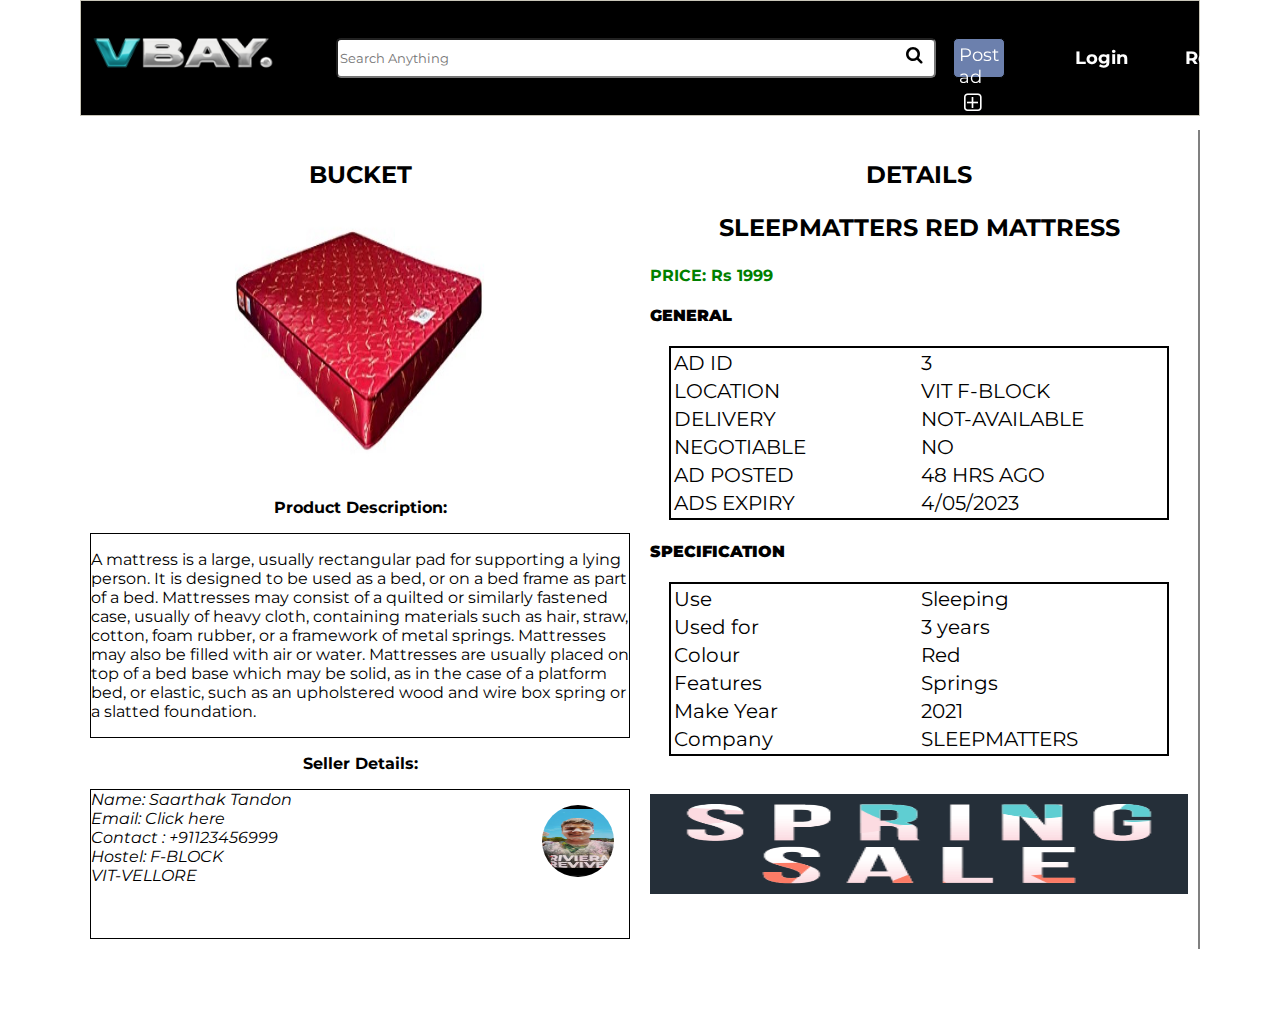
<file: mattress.html>
<!DOCTYPE html>
<html>
<head>
<title>CSS Website Layout</title>
<link rel="stylesheet" href="css/product.css">
<link rel = "stylesheet" href = "css/cssfile.css">
<meta name="viewport" content="width=device-width, initial-scale=1">
<link rel="stylesheet" href="https://cdnjs.cloudflare.com/ajax/libs/font-awesome/4.7.0/css/font-awesome.min.css">
<link rel="stylesheet" href="OwlCarousel/dist/assets/owl.carousel.min.css">
<link rel="stylesheet" href="OwlCarousel/dist/assets/owl.carousel.css">
<link rel="stylesheet" href="OwlCarousel/dist/assets/owl.theme.default.css">
<link rel="preconnect" href="https://fonts.googleapis.com">
<link rel="preconnect" href="https://fonts.gstatic.com" crossorigin>
<link href="https://fonts.googleapis.com/css2?family=Montserrat&display=swap" rel="stylesheet">
</head>
<body>
<div id = "navbar">
				<a href = "index.html"><img src = "img/vbay.png" id = "logo"></a>
				<div id = "search-box">
					<input type = "text" name = "search" id = "search" placeholder = "Search Anything">
					<a href = "#"><i class="fa fa-search" aria-hidden="true"></i></a>
				</div>
				<div id = "ad-post">
					<a href = "tosell.html"><span class ="center">Post ad<span id = "plus-icon"><i class="fa fa-plus-square-o" aria-hidden="true"></i></span></span></a>
				</div>
				<div id = "login" class = "navitem">
					<a href = "login.html" class= "navtext">Login</a>
				</div>
				<div class = "navitem" id = "register">
					<a href = "signup.html" class= "navtext">Register</a>
				</div>
		</div>
<center>
<div class="row">

  <div class="column left">
    <h2>BUCKET</h2>
    <img src="img/MATTRESS.jpg" alt="bucket" width="250" height="250">
    <BR><BR>
    <p><b>Product Description:</b></p>
    <DIV class="desc">
       <P> A mattress is a large, usually rectangular pad for supporting a lying person. 
         It is designed to be used as a bed, or on a bed frame as part of a bed. 
         Mattresses may consist of a quilted or similarly fastened case, usually of heavy cloth, containing materials such as hair, straw, cotton, foam rubber, or a framework of metal springs. 
         Mattresses may also be filled with air or water. 
         Mattresses are usually placed on top of a bed base which may be solid, as in the case of a platform bed, or elastic, such as an upholstered wood and wire box spring or a slatted foundation.</P>
    </DIV>

    <p><b>Seller Details:</b></p>
    <DIV class="det">
      <address>
        <img class="img1" src="img/IMG_2652.PNG" alt="dhruv" width="72" height="72">
        Name: Saarthak Tandon<br>
        Email: <a href="mailto:mattress@gmail.com">Click here</a><br>
        Contact : +91123456999<br>
        Hostel: F-BLOCK<br>
        VIT-VELLORE
      </address>
      </DIV>
  </div>
   
  <div class="column right" >
    <h2>DETAILS</h2>
    <h3>SLEEPMATTERS RED MATTRESS</h3>

    <p style="color: green;"><b>PRICE: Rs 1999 </b></p>

    <h4 style="text-align: LEFT;"><B>GENERAL</B></h4>
    <table style="width:500PX ; margin: AUTO; text-align: left; table-layout: FIXED; border: 2px solid black;">

      <tr style=" padding: 12px; border: 1px solid black; border-collapse: collapse; font-size: 20px;">
        <td>AD ID</td>
        <td>3</td>
      </tr>
  
      <tr style=" padding: 12px; border: 1px solid black; border-collapse: collapse; font-size: 20px;">			
        <td>LOCATION</td>
        <td>VIT F-BLOCK</td>
      </tr>
  
      <tr style=" padding: 12px; border: 1px solid black; border-collapse: collapse; font-size: 20px;">
        <td>DELIVERY</td>
        <td>NOT-AVAILABLE</td>
      </tr>
  
      <tr style=" padding: 12px; border: 1px solid black; border-collapse: collapse; font-size: 20px;">
        <td>NEGOTIABLE</td>
        <td>NO</td>
      </tr>

      <tr style=" padding: 12px; border: 1px solid black; border-collapse: collapse; font-size: 20px;">
        <td>AD POSTED</td>
        <td>48 HRS AGO</td>
      </tr>

      <tr style=" padding: 12px; border: 1px solid black; border-collapse: collapse; font-size: 20px;">
        <td>ADS EXPIRY</td>
        <td>4/05/2023</td>
      </tr>
      </table>
    
      <h4 style="text-align: LEFT;"><B>SPECIFICATION</B></h4>
    <table style="width:500PX ; margin: AUTO; text-align: left; table-layout: FIXED; border: 2px solid black;">

      <tr style=" padding: 12px; border: 1px solid black; border-collapse: collapse; font-size: 20px;">
        <td>Use</td>
        <td>Sleeping</td>
      </tr>

      <tr style=" padding: 12px; border: 1px solid black; border-collapse: collapse; font-size: 20px;">
        <td>Used for</td>
        <td>3 years</td>
      </tr>

      <tr style=" padding: 12px; border: 1px solid black; border-collapse: collapse; font-size: 20px;">			
        <td>Colour</td>
        <td>Red</td>
      </tr>
  
      <tr style=" padding: 12px; border: 1px solid black; border-collapse: collapse; font-size: 20px;">
        <td>Features</td>
        <td>Springs</td>
      </tr>
  
      <tr style=" padding: 12px; border: 1px solid black; border-collapse: collapse; font-size: 20px;">
        <td>Make Year</td>
        <td>2021</td>
      </tr>

      <tr style=" padding: 12px; border: 1px solid black; border-collapse: collapse; font-size: 20px;">
        <td>Company</td>
        <td>SLEEPMATTERS</td>
      </tr>
    </table>
    <br><br>
    <img src="img/sale.gif" width="100%" height="100">
  </div>
</div>
</center>
</body>
</html>
</file>
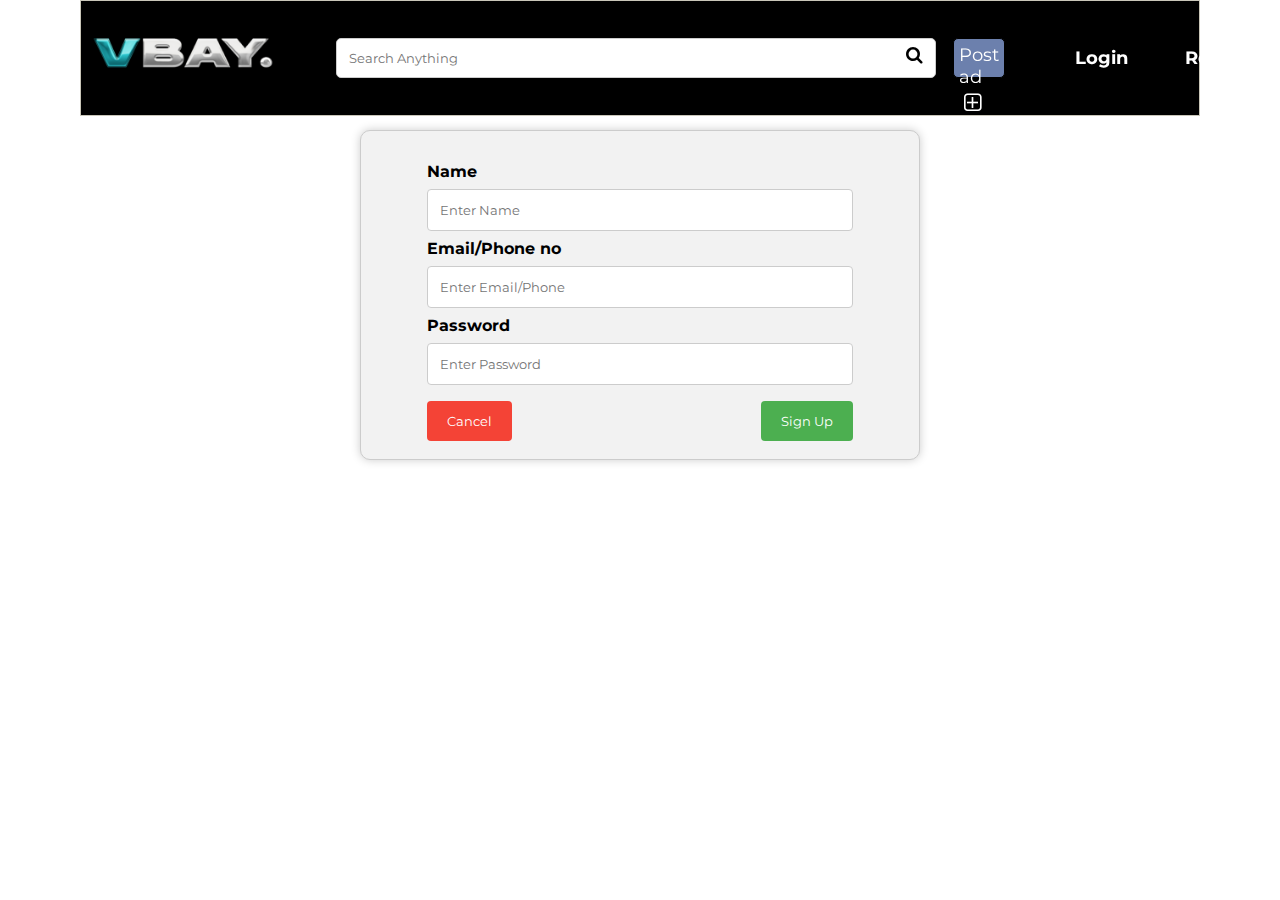
<file: signup.html>
<!DOCTYPE html>
<html>
<head>
<title>Sign Up Page</title>
<link rel = "stylesheet" href = "css/cssfile.css">
<meta name="viewport" content="width=device-width, initial-scale=1">
<link rel="stylesheet" href="https://cdnjs.cloudflare.com/ajax/libs/font-awesome/4.7.0/css/font-awesome.min.css">
<link rel="stylesheet" href="OwlCarousel/dist/assets/owl.carousel.min.css">
<link rel="stylesheet" href="OwlCarousel/dist/assets/owl.carousel.css">
<link rel="stylesheet" href="OwlCarousel/dist/assets/owl.theme.default.css">
<link rel="preconnect" href="https://fonts.googleapis.com">
<link rel="preconnect" href="https://fonts.gstatic.com" crossorigin>
<link href="https://fonts.googleapis.com/css2?family=Montserrat&display=swap" rel="stylesheet">
	<style>
		form {
			margin: auto;
			width: 50%;
			padding: 15px 50px 50px 50px;
			border: 1px solid #ccc;
			border-radius: 10px;
			box-shadow: 0 0 10px #ccc;
			background-color: #f2f2f2;
		}
		input[type=text], input[type=password], input[type=email] {
			width: 100%;
			padding: 12px;
			margin: 8px 0;
			display: inline-block;
			border: 1px solid #ccc;
			border-radius: 4px;
			box-sizing: border-box;
		}
		button {
			background-color: #4CAF50;
			color: white;
			padding: 12px 20px;
			margin: 8px 0;
			border: none;
			border-radius: 4px;
			cursor: pointer;
			float: right;
		}
		button:hover {
			background-color: #45a049;
		}
		.cancelbtn {
			background-color: #f44336;
			color: white;
			padding: 12px 20px;
			margin: 8px 0;
			border: none;
			border-radius: 4px;
			cursor: pointer;
			float: left;
		}
		.cancelbtn:hover {
			background-color: #c62828;
		}
		.container {
			padding: 16px;
		}
		span.psw {
			float: right;
			padding-top: 16px;
		}
		@media screen and (max-width: 600px) {
			form {
				width: 100%;
			}
			button, .cancelbtn {
				width: 100%;
			}
		}
		.registerform{margin-top:80px;}
	</style>
</head>
<body>
	<div id = "navbar">
				<a href = "index.html"><img src = "img/vbay.png" id = "logo"></a>
				<div id = "search-box">
					<input type = "text" name = "search" id = "search" placeholder = "Search Anything">
					<a href = "#"><i class="fa fa-search" aria-hidden="true"></i></a>
				</div>
				<div id = "ad-post">
					<a href = "tosell.html"><span class ="center">Post ad<span id = "plus-icon"><i class="fa fa-plus-square-o" aria-hidden="true"></i></span></span></a>
				</div>
				<div id = "login" class = "navitem">
					<a href = "login.html" class= "navtext">Login</a>
				</div>
				<div class = "navitem" id = "register">
					<a href = "signup.html" class= "navtext">Register</a>
				</div>
		</div>
	<form class = "registerform">
		<div class="container">
			<label for="name"><b>Name</b></label>
			<input type="text" placeholder="Enter Name" name="name" required>

			<label for="email"><b>Email/Phone no</b></label>
			<input type="text" placeholder="Enter Email/Phone" name="email" required>

			<label for="password"><b>Password</b></label>
			<input type="password" placeholder="Enter Password" name="password" required>

			<button type="submit">Sign Up</button>
			<button type="button" class="cancelbtn">Cancel</button>
		</div>
	</form>
</body>
</html>
</file>
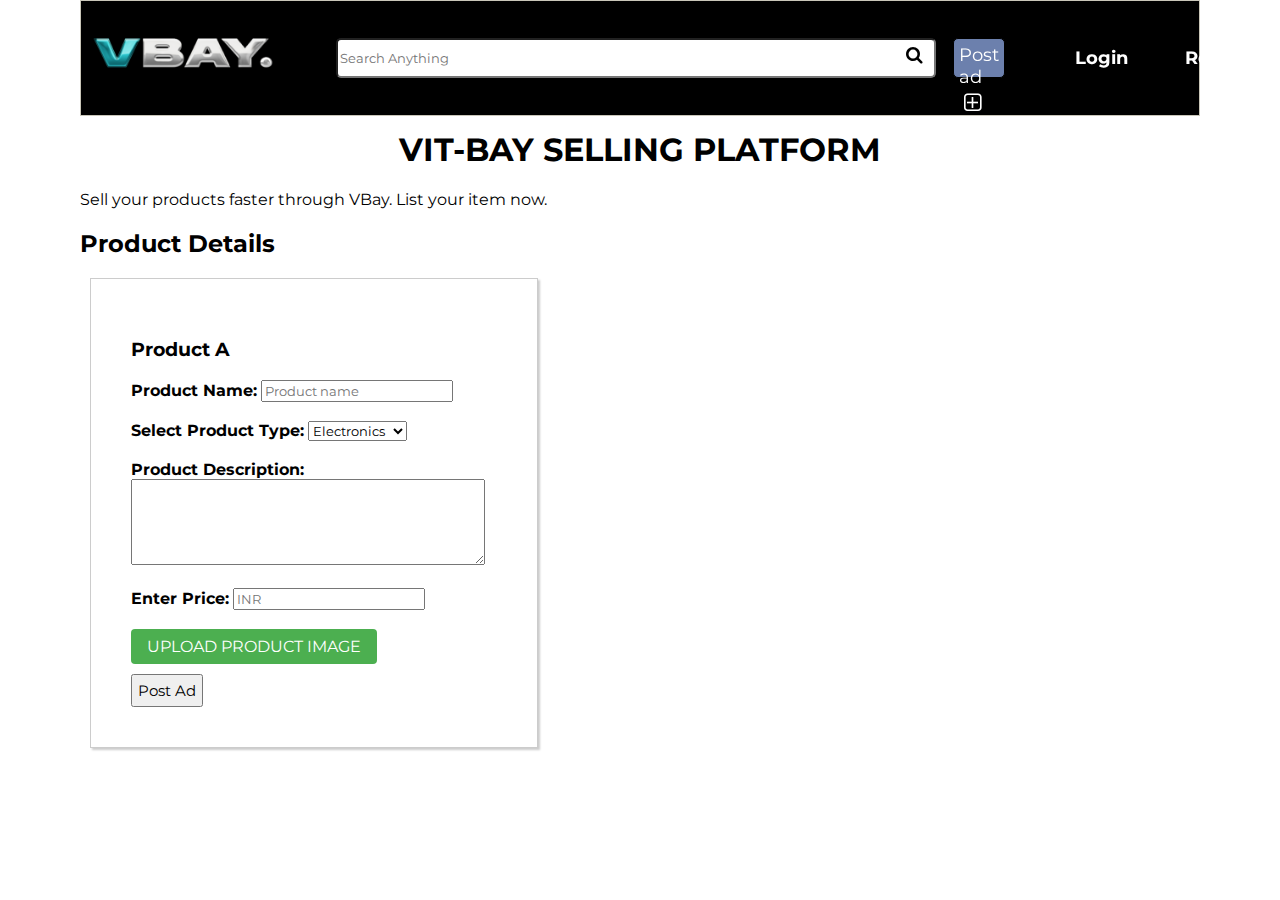
<file: tosell.html>
<!DOCTYPE html>
<html>
  <head>
    <title>Product Catalog</title>
    <link rel = "stylesheet" href = "css/cssfile.css">
    <link rel="stylesheet" href="https://cdnjs.cloudflare.com/ajax/libs/font-awesome/4.7.0/css/font-awesome.min.css">
   <link rel="preconnect" href="https://fonts.googleapis.com">
   <link rel="preconnect" href="https://fonts.gstatic.com" crossorigin>
   <link href="https://fonts.googleapis.com/css2?family=Montserrat&display=swap" rel="stylesheet">
    <style>
  .productz
  {
  width:40%;
  border: 1px solid #ccc;
  padding: 40px;
  margin: 10px;
  background-color: #fff;
  box-shadow: 2px 2px 2px #ccc;
}

  .btn
  {
  background-color: #4CAF50;
  color: #fff;
  padding: 8px 16px;
  font-size: 16px;
  border: none;
  border-radius: 4px;
  cursor: pointer;
}
  .submitad
  {
    padding:5px; font-size:15px; margin-top:10px;
  }
  </style>
  </head>
  <body>
    <div class = "l">
    <div id = "navbar">
        <a href = "index.html"><img src = "img/vbay.png" id = "logo"></a>
        <div id = "search-box">
          <input type = "text" name = "search" id = "search" placeholder = "Search Anything">
          <a href = "#"><i class="fa fa-search" aria-hidden="true"></i></a>
        </div>
        <div id = "ad-post">
          <a href = "tosell.html"><span class ="center">Post ad<span id = "plus-icon"><i class="fa fa-plus-square-o" aria-hidden="true"></i></span></span></a>
        </div>
        <div id = "login" class = "navitem">
          <a href = "login.html" class= "navtext">Login</a>
        </div>
        <div class = "navitem" id = "register">
          <a href = "signup.html" class= "navtext">Register</a>
        </div>
    </div>
    <h1 style="text-align: center ">VIT-BAY SELLING PLATFORM</h1>
    <p> Sell your products faster through VBay. List your item now.</p>
    <h2>Product Details</h2>
    
    <div class="productz">
      <form>
        <h3>Product A</h3>
      <label for="Product Name"> <b>Product Name:</b> </label>
      <input type="text" id="prodname" placeholder="Product name"><br><br>

      <label for="Product type"><b>Select Product Type:</b></label>
      <select name="Prod type" id= "prodtype">
      <option value="Electronics">Electronics</option>
      <option value="Daily usage goods">Daily usage</option>
      <option value="Furniture">Furniture</option>
      <option value="Sports">Sports</option>
      <option value="Food">Food</option>
      <option value="Education">Education</option>
      </select><br><br>
      
      <label for="description"><b>Product Description:</b></label><br>
      <textarea id="description" name="desc" rows = "5" cols = "40"></textarea><br><br>

      <label for="Product Price"><b>Enter Price:</b></label>
      <input type="number" id="price" placeholder="INR"><br><br>

      <button class="btn" >UPLOAD PRODUCT IMAGE</button><br>
      <input type = "submit" value = "Post Ad" class = "submitad">
      </form>
      
    </div>
  </div>
  </body>
</html>
</file>
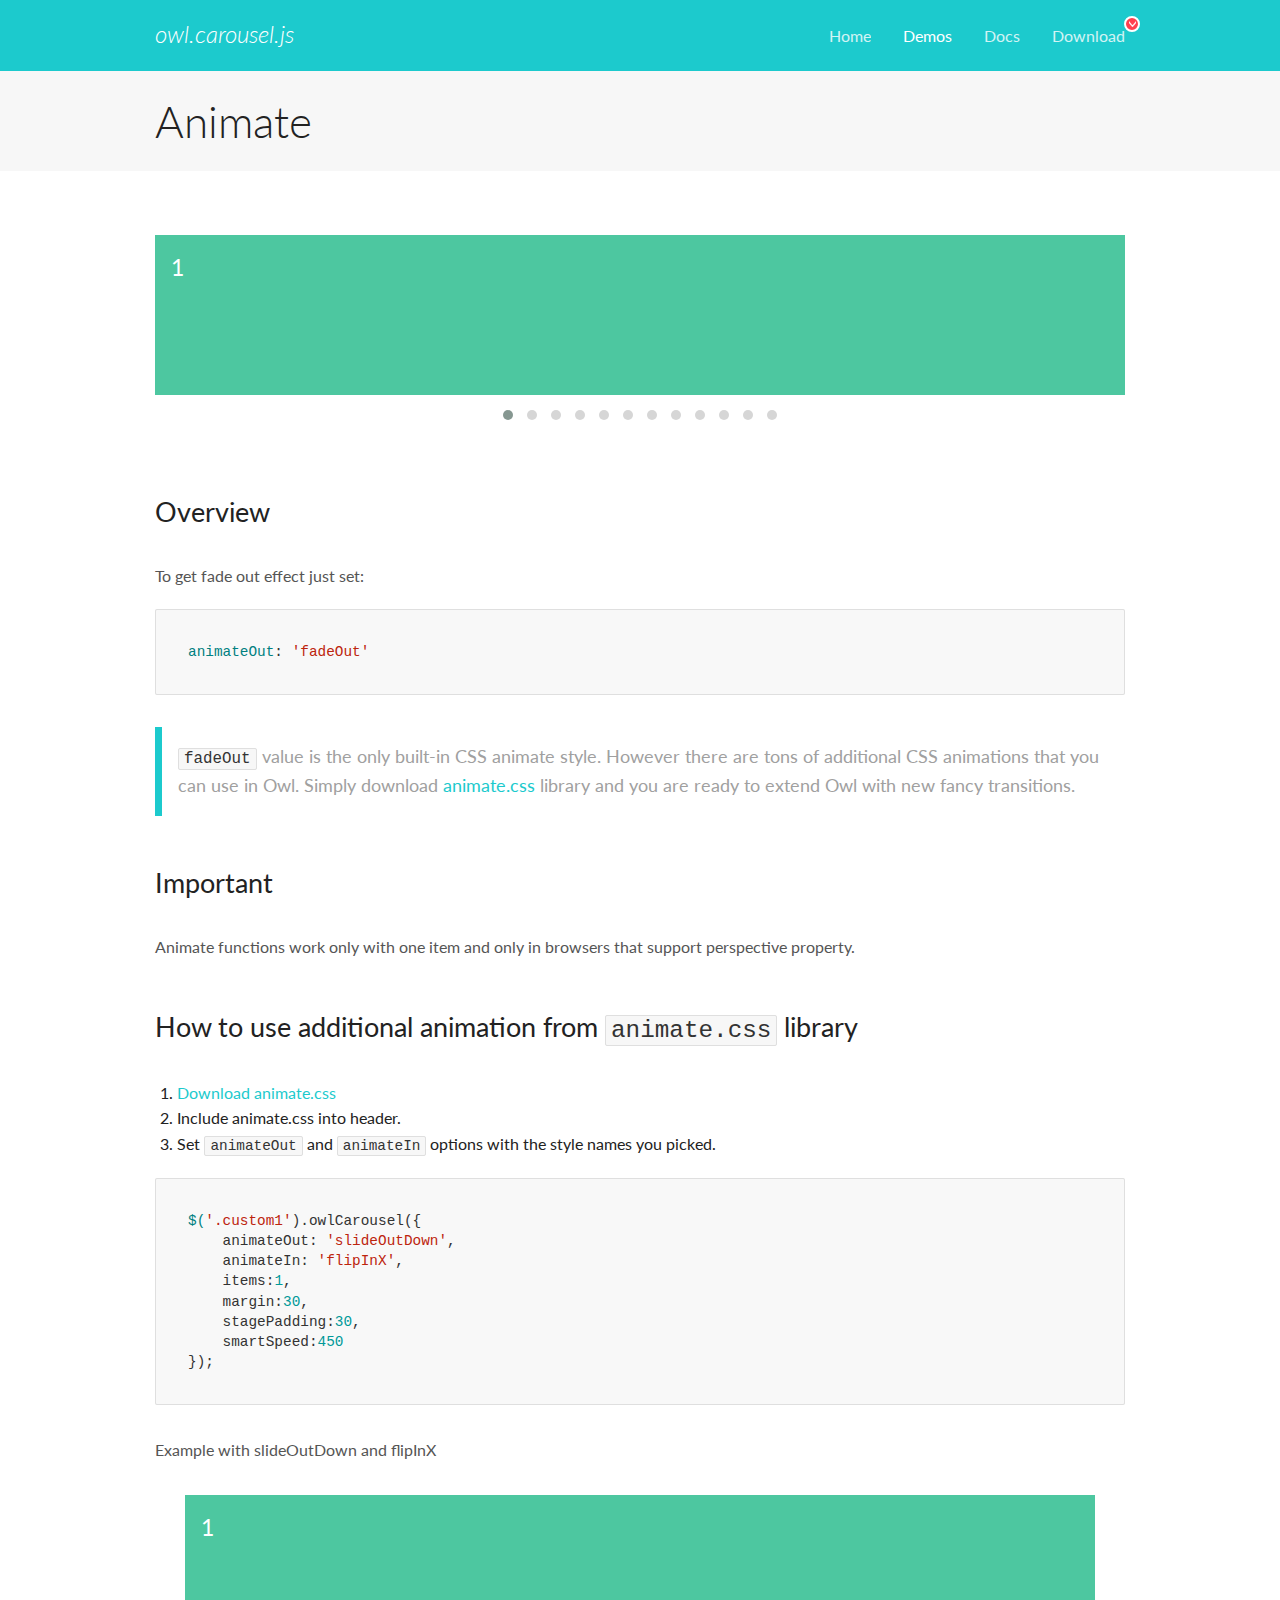
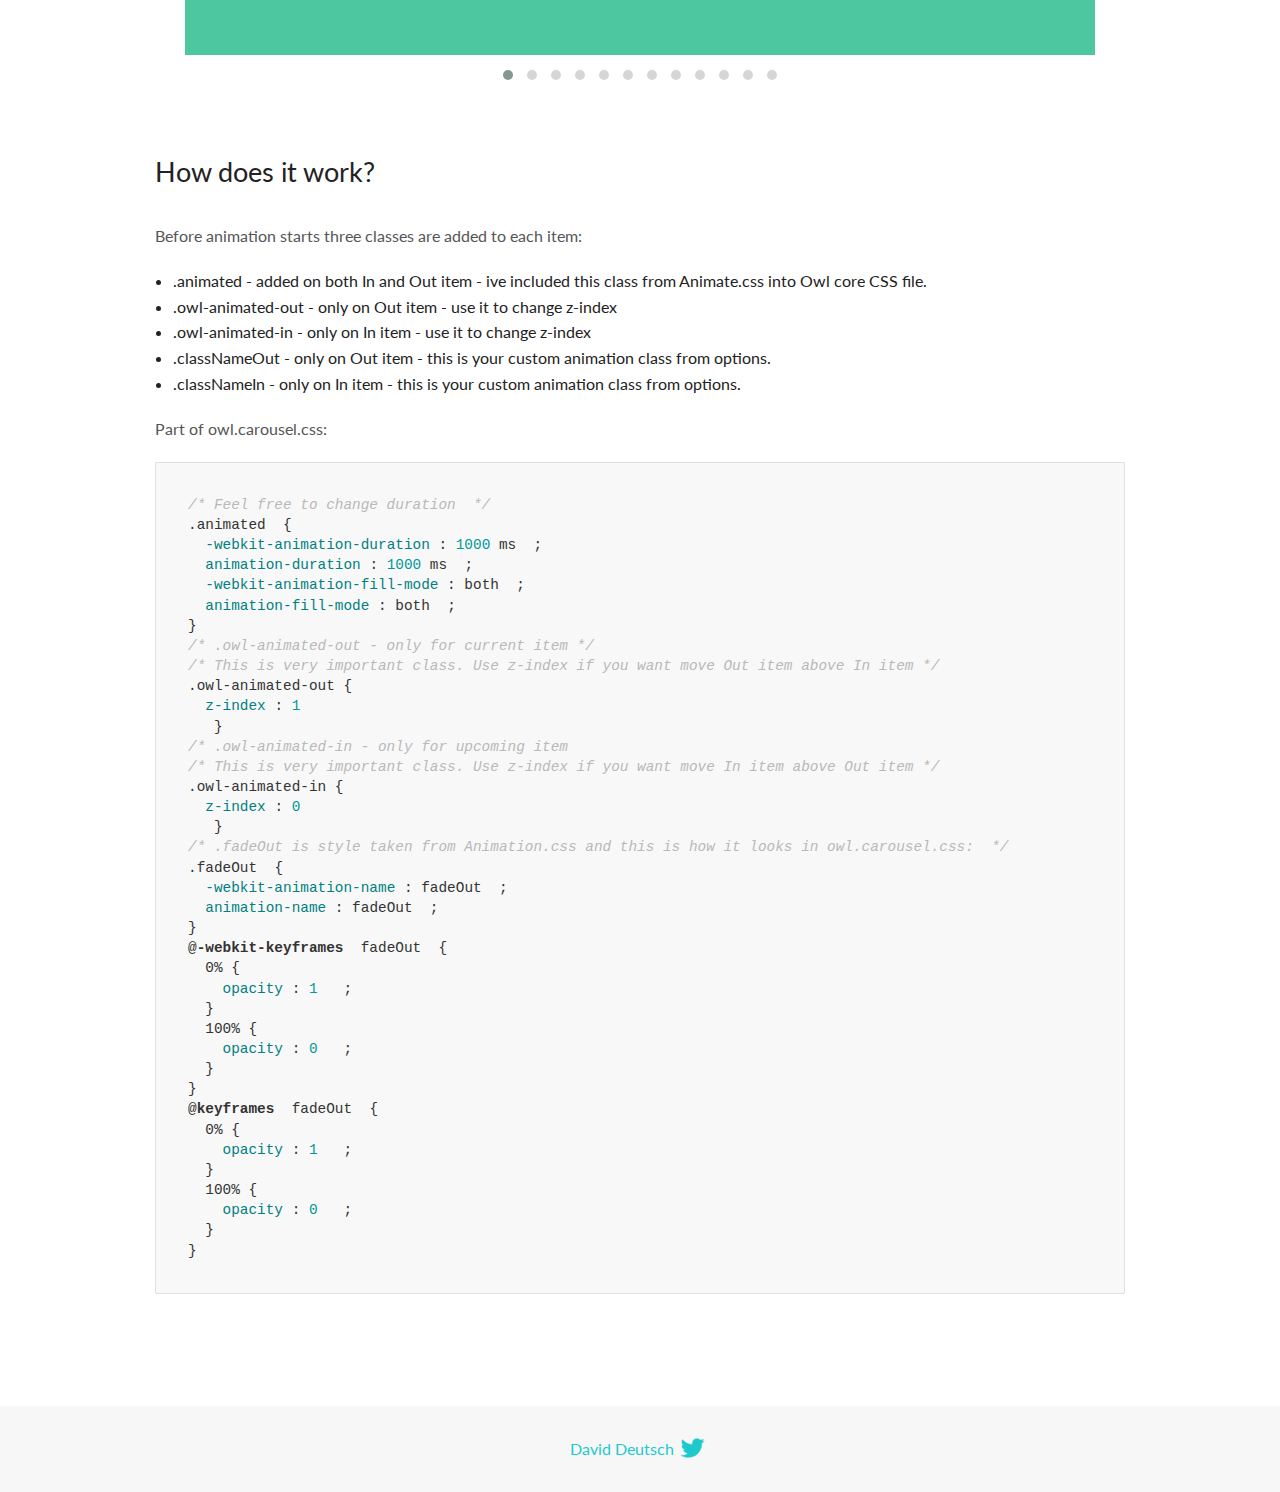
<file: OwlCarousel/docs/demos/animate.html>
<!DOCTYPE html>
<html lang="en">
  <head>

    <!-- head -->
    <meta charset="utf-8">
    <meta name="msapplication-tap-highlight" content="no" />
    <meta name="viewport" content="width=device-width, initial-scale=1.0" />
    <meta name="description" content="Animate carousel">
    <meta name="author" content="David Deutsch">
    <title>
      Animate Demo | Owl Carousel | 2.3.4
    </title>

    <!-- Stylesheets -->
    <link href='https://fonts.googleapis.com/css?family=Lato:300,400,700,400italic,300italic' rel='stylesheet' type='text/css'>
    <link rel="stylesheet" href="../assets/css/docs.theme.min.css">

    <!-- Owl Stylesheets -->
    <link rel="stylesheet" href="../assets/owlcarousel/assets/owl.carousel.min.css">
    <link rel="stylesheet" href="../assets/owlcarousel/assets/owl.theme.default.min.css">

    <!-- HTML5 shim and Respond.js IE8 support of HTML5 elements and media queries -->

    <!--[if lt IE 9]>
      <script src="https://oss.maxcdn.com/libs/html5shiv/3.7.0/html5shiv.js"></script>
      <script src="https://oss.maxcdn.com/libs/respond.js/1.3.0/respond.min.js"></script>
    <![endif]-->

    <!-- Favicons -->
    <link rel="apple-touch-icon-precomposed" sizes="144x144" href="../assets/ico/apple-touch-icon-144-precomposed.png">
    <link rel="shortcut icon" href="../assets/ico/favicon.png">
    <link rel="shortcut icon" href="favicon.ico">

    <!-- Yeah i know js should not be in header. Its required for demos.-->

    <!-- javascript -->
    <script src="../assets/vendors/jquery.min.js"></script>
    <script src="../assets/owlcarousel/owl.carousel.js"></script>
  </head>
  <body>

    <!-- header -->
    <header class="header">
      <div class="row">
        <div class="large-12 columns">
          <div class="brand left">
            <h3>
              <a href="/OwlCarousel2/">owl.carousel.js</a> 
            </h3>
          </div>
          <a id="toggle-nav" class="right">
            <span></span> <span></span> <span></span> 
          </a> 
          <div class="nav-bar">
            <ul class="clearfix">
              <li> <a href="/OwlCarousel2/index.html">Home</a>  </li>
              <li class="active">
                <a href="/OwlCarousel2/demos/demos.html">Demos</a> 
              </li>
              <li> <a href="/OwlCarousel2/docs/started-welcome.html">Docs</a>  </li>
              <li>
                <a href="https://github.com/OwlCarousel2/OwlCarousel2/archive/2.3.4.zip">Download</a> 
                <span class="download"></span> 
              </li>
            </ul>
          </div>
        </div>
      </div>
    </header>

    <!-- title -->
    <section class="title">
      <div class="row">
        <div class="large-12 columns">
          <h1>Animate</h1>
        </div>
      </div>
    </section>

    <!--  Demos -->
    <section id="demos">
      <div class="row">
        <div class="large-12 columns">
          <div class="fadeOut owl-carousel owl-theme">
            <div class="item">
              <h4>1</h4>
            </div>
            <div class="item">
              <h4>2</h4>
            </div>
            <div class="item">
              <h4>3</h4>
            </div>
            <div class="item">
              <h4>4</h4>
            </div>
            <div class="item">
              <h4>5</h4>
            </div>
            <div class="item">
              <h4>6</h4>
            </div>
            <div class="item">
              <h4>7</h4>
            </div>
            <div class="item">
              <h4>8</h4>
            </div>
            <div class="item">
              <h4>9</h4>
            </div>
            <div class="item">
              <h4>10</h4>
            </div>
            <div class="item">
              <h4>11</h4>
            </div>
            <div class="item">
              <h4>12</h4>
            </div>
          </div>
          <h3 id="overview">Overview</h3>
          <p>To get fade out effect just set:</p>
          <pre><code>animateOut: &#39;fadeOut&#39;</code></pre>
          <blockquote>
            <p><code>fadeOut</code> value is the only built-in CSS animate style. However there are tons of additional CSS animations that you can use in Owl. Simply download
              <a href="https://daneden.github.io/animate.css/">animate.css</a>  library and you are ready to extend Owl with new fancy transitions.</p>
          </blockquote>
          <h3 id="important">Important</h3>
          <p>Animate functions work only with one item and only in browsers that support perspective property.</p>
          <h3 id="how-to-use-additional-animation-from-animate-css-library">How to use additional animation from <code>animate.css</code> library</h3>
          <ol>
            <li> <a href="https://daneden.github.io/animate.css/">Download animate.css</a>  </li>
            <li>Include animate.css into header.</li>
            <li>Set <code>animateOut</code> and <code>animateIn</code> options with the style names you picked.</li>
          </ol>
          <pre><code>$(&#39;.custom1&#39;).owlCarousel({
    animateOut: &#39;slideOutDown&#39;,
    animateIn: &#39;flipInX&#39;,
    items:1,
    margin:30,
    stagePadding:30,
    smartSpeed:450
});</code></pre>
          <p>Example with slideOutDown and flipInX</p>
          <div class="custom1 owl-carousel owl-theme">
            <div class="item">
              <h4>1</h4>
            </div>
            <div class="item">
              <h4>2</h4>
            </div>
            <div class="item">
              <h4>3</h4>
            </div>
            <div class="item">
              <h4>4</h4>
            </div>
            <div class="item">
              <h4>5</h4>
            </div>
            <div class="item">
              <h4>6</h4>
            </div>
            <div class="item">
              <h4>7</h4>
            </div>
            <div class="item">
              <h4>8</h4>
            </div>
            <div class="item">
              <h4>9</h4>
            </div>
            <div class="item">
              <h4>10</h4>
            </div>
            <div class="item">
              <h4>11</h4>
            </div>
            <div class="item">
              <h4>12</h4>
            </div>
          </div>
          <h3 id="how-does-it-work-">How does it work?</h3>
          <p>Before animation starts three classes are added to each item:</p>
          <ul>
            <li>.animated - added on both In and Out item - ive included this class from Animate.css into Owl core CSS file.</li>
            <li>.owl-animated-out - only on Out item - use it to change z-index</li>
            <li>.owl-animated-in - only on In item - use it to change z-index</li>
            <li>.classNameOut - only on Out item - this is your custom animation class from options.</li>
            <li>.classNameIn - only on In item - this is your custom animation class from options.</li>
          </ul>
          <p>Part of owl.carousel.css:</p>
          <pre><code class="language-css"><span class="comment">/* Feel free to change duration  */</span> 
<span class="class">.animated</span>  <span class="rules">{
  <span class="rule"><span class="attribute">-webkit-animation-duration</span> :<span class="value"> <span class="number">1000</span> ms</span> </span> ;
  <span class="rule"><span class="attribute">animation-duration</span> :<span class="value"> <span class="number">1000</span> ms</span> </span> ;
  <span class="rule"><span class="attribute">-webkit-animation-fill-mode</span> :<span class="value"> both</span> </span> ;
  <span class="rule"><span class="attribute">animation-fill-mode</span> :<span class="value"> both</span> </span> ;
<span class="rule">}</span> </span> 
<span class="comment">/* .owl-animated-out - only for current item */</span> 
<span class="comment">/* This is very important class. Use z-index if you want move Out item above In item */</span> 
<span class="class">.owl-animated-out</span> <span class="rules">{
  <span class="rule"><span class="attribute">z-index</span> :<span class="value"> <span class="number">1</span> 
</span> </span> </span> }
<span class="comment">/* .owl-animated-in - only for upcoming item
/* This is very important class. Use z-index if you want move In item above Out item */</span> 
<span class="class">.owl-animated-in</span> <span class="rules">{
  <span class="rule"><span class="attribute">z-index</span> :<span class="value"> <span class="number">0</span> 
</span> </span> </span> }
<span class="comment">/* .fadeOut is style taken from Animation.css and this is how it looks in owl.carousel.css:  */</span> 
<span class="class">.fadeOut</span>  <span class="rules">{
  <span class="rule"><span class="attribute">-webkit-animation-name</span> :<span class="value"> fadeOut</span> </span> ;
  <span class="rule"><span class="attribute">animation-name</span> :<span class="value"> fadeOut</span> </span> ;
<span class="rule">}</span> </span> 
<span class="at_rule">@<span class="keyword">-webkit-keyframes</span>  fadeOut </span> {
  0% <span class="rules">{
    <span class="rule"><span class="attribute">opacity</span> :<span class="value"> <span class="number">1</span> </span> </span> ;
  <span class="rule">}</span> </span> 
  100% <span class="rules">{
    <span class="rule"><span class="attribute">opacity</span> :<span class="value"> <span class="number">0</span> </span> </span> ;
  <span class="rule">}</span> </span> 
}
<span class="at_rule">@<span class="keyword">keyframes</span>  fadeOut </span> {
  0% <span class="rules">{
    <span class="rule"><span class="attribute">opacity</span> :<span class="value"> <span class="number">1</span> </span> </span> ;
  <span class="rule">}</span> </span> 
  100% <span class="rules">{
    <span class="rule"><span class="attribute">opacity</span> :<span class="value"> <span class="number">0</span> </span> </span> ;
  <span class="rule">}</span> </span> 
}</code></pre>
          <link rel="stylesheet" href="../assets/css/animate.css">
          <script>
            jQuery(document).ready(function($) {
              $('.fadeOut').owlCarousel({
                items: 1,
                animateOut: 'fadeOut',
                loop: true,
                margin: 10,
              });
              $('.custom1').owlCarousel({
                animateOut: 'slideOutDown',
                animateIn: 'flipInX',
                items: 1,
                margin: 30,
                stagePadding: 30,
                smartSpeed: 450
              });
            });
          </script>
        </div>
      </div>
    </section>

    <!-- footer -->
    <footer class="footer">
      <div class="row">
        <div class="large-12 columns">
          <h5>
            <a href="/OwlCarousel2/docs/support-contact.html">David Deutsch</a> 
            <a id="custom-tweet-button" href="https://twitter.com/share?url=https://github.com/OwlCarousel2/OwlCarousel2&text=Owl Carousel - This is so awesome! " target="_blank"></a> 
          </h5>
        </div>
      </div>
    </footer>

    <!-- vendors -->
    <script src="../assets/vendors/highlight.js"></script>
    <script src="../assets/js/app.js"></script>
  </body>
</html>
</file>
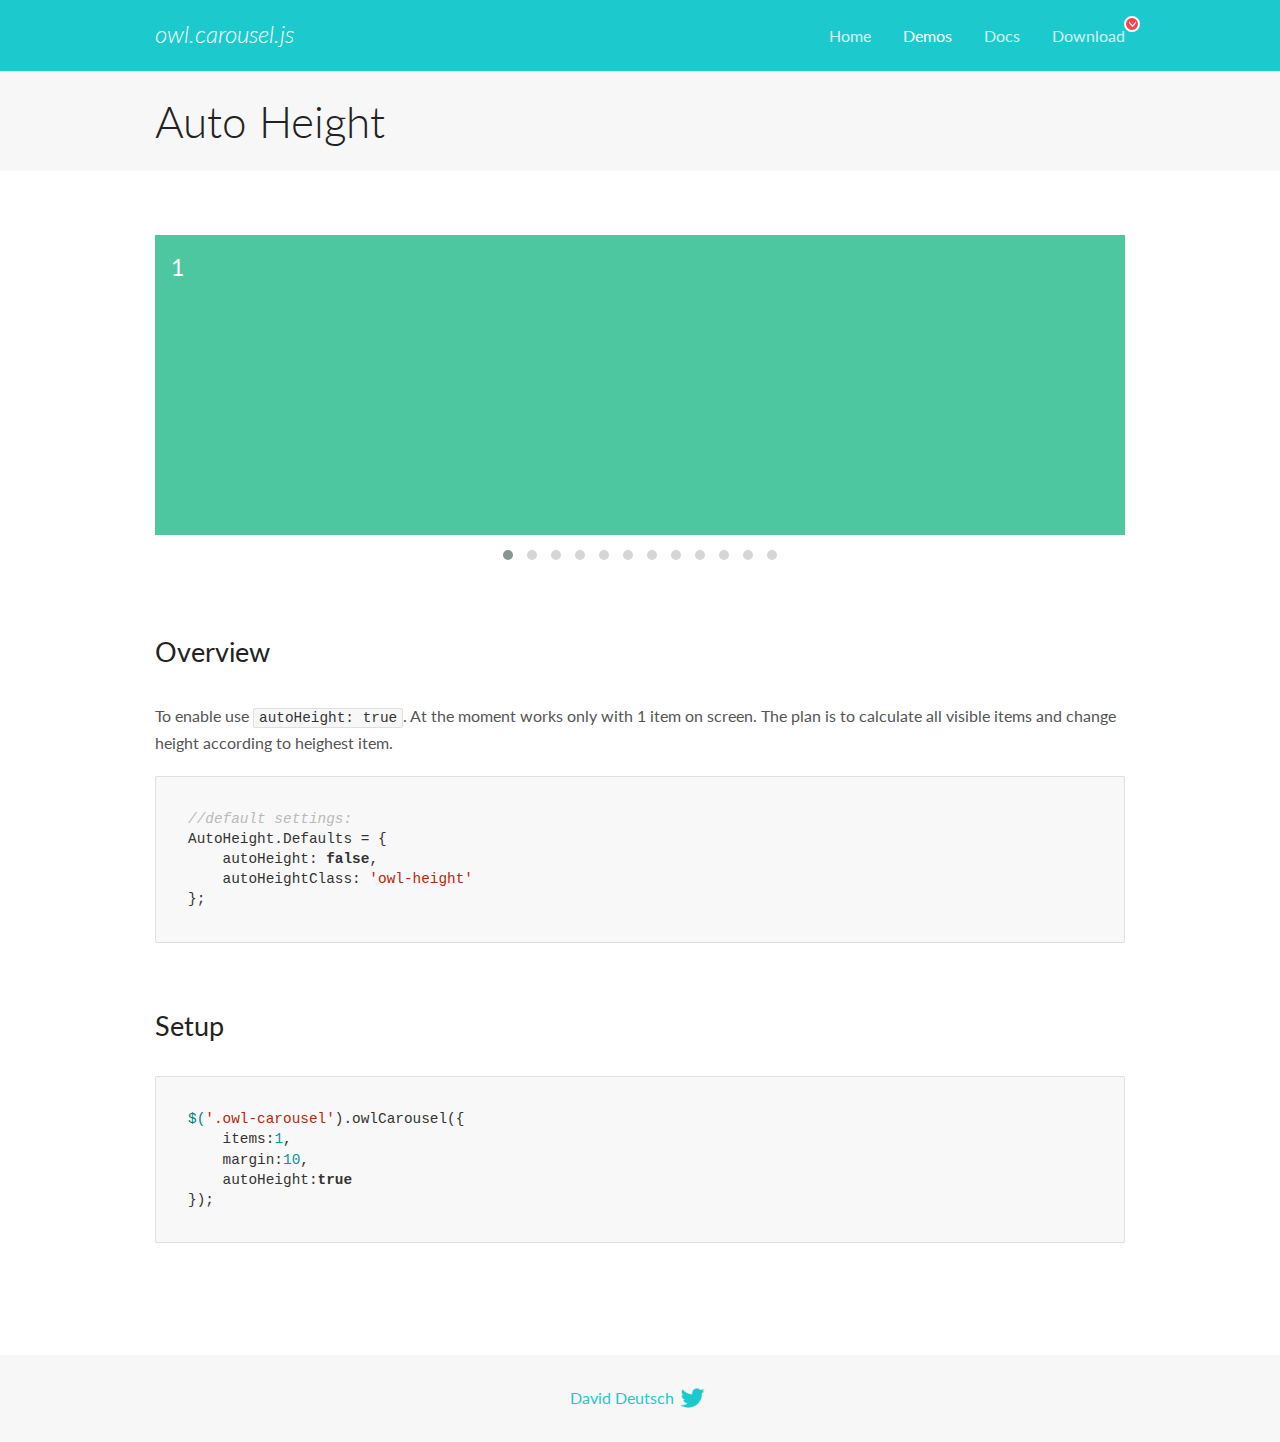
<file: OwlCarousel/docs/demos/autoheight.html>
<!DOCTYPE html>
<html lang="en">
  <head>

    <!-- head -->
    <meta charset="utf-8">
    <meta name="msapplication-tap-highlight" content="no" />
    <meta name="viewport" content="width=device-width, initial-scale=1.0" />
    <meta name="description" content="autoHeight usage demo">
    <meta name="author" content="David Deutsch">
    <title>
      Auto Height Demo | Owl Carousel | 2.3.4
    </title>

    <!-- Stylesheets -->
    <link href='https://fonts.googleapis.com/css?family=Lato:300,400,700,400italic,300italic' rel='stylesheet' type='text/css'>
    <link rel="stylesheet" href="../assets/css/docs.theme.min.css">

    <!-- Owl Stylesheets -->
    <link rel="stylesheet" href="../assets/owlcarousel/assets/owl.carousel.min.css">
    <link rel="stylesheet" href="../assets/owlcarousel/assets/owl.theme.default.min.css">

    <!-- HTML5 shim and Respond.js IE8 support of HTML5 elements and media queries -->

    <!--[if lt IE 9]>
      <script src="https://oss.maxcdn.com/libs/html5shiv/3.7.0/html5shiv.js"></script>
      <script src="https://oss.maxcdn.com/libs/respond.js/1.3.0/respond.min.js"></script>
    <![endif]-->

    <!-- Favicons -->
    <link rel="apple-touch-icon-precomposed" sizes="144x144" href="../assets/ico/apple-touch-icon-144-precomposed.png">
    <link rel="shortcut icon" href="../assets/ico/favicon.png">
    <link rel="shortcut icon" href="favicon.ico">

    <!-- Yeah i know js should not be in header. Its required for demos.-->

    <!-- javascript -->
    <script src="../assets/vendors/jquery.min.js"></script>
    <script src="../assets/owlcarousel/owl.carousel.js"></script>
  </head>
  <body>

    <!-- header -->
    <header class="header">
      <div class="row">
        <div class="large-12 columns">
          <div class="brand left">
            <h3>
              <a href="/OwlCarousel2/">owl.carousel.js</a> 
            </h3>
          </div>
          <a id="toggle-nav" class="right">
            <span></span> <span></span> <span></span> 
          </a> 
          <div class="nav-bar">
            <ul class="clearfix">
              <li> <a href="/OwlCarousel2/index.html">Home</a>  </li>
              <li class="active">
                <a href="/OwlCarousel2/demos/demos.html">Demos</a> 
              </li>
              <li> <a href="/OwlCarousel2/docs/started-welcome.html">Docs</a>  </li>
              <li>
                <a href="https://github.com/OwlCarousel2/OwlCarousel2/archive/2.3.4.zip">Download</a> 
                <span class="download"></span> 
              </li>
            </ul>
          </div>
        </div>
      </div>
    </header>

    <!-- title -->
    <section class="title">
      <div class="row">
        <div class="large-12 columns">
          <h1>Auto Height</h1>
        </div>
      </div>
    </section>

    <!--  Demos -->
    <section id="demos">
      <div class="row">
        <div class="large-12 columns">
          <div class="owl-carousel owl-theme">
            <div class="item" style="height:300px">
              <h4>1</h4>
            </div>
            <div class="item" style="height:100px">
              <h4>2</h4>
            </div>
            <div class="item" style="height:500px">
              <h4>3</h4>
            </div>
            <div class="item" style="height:250px">
              <h4>4</h4>
            </div>
            <div class="item" style="height:400px">
              <h4>5</h4>
            </div>
            <div class="item" style="height:500px">
              <h4>6</h4>
            </div>
            <div class="item" style="height:600px">
              <h4>7</h4>
            </div>
            <div class="item" style="height:400px">
              <h4>8</h4>
            </div>
            <div class="item" style="height:300px">
              <h4>9</h4>
            </div>
            <div class="item" style="height:350px">
              <h4>10</h4>
            </div>
            <div class="item" style="height:200px">
              <h4>11</h4>
            </div>
            <div class="item" style="height:150px">
              <h4>12</h4>
            </div>
          </div>
          <h3 id="overview">Overview</h3>
          <p>To enable use <code>autoHeight: true</code>. At the moment works only with 1 item on screen. The plan is to calculate all visible items and change height according to heighest item.</p>
          <pre><code>//default settings:
AutoHeight.Defaults = {
    autoHeight: false,
    autoHeightClass: &#39;owl-height&#39;
};</code></pre>
          <h3 id="setup">Setup</h3>
          <pre><code>$(&#39;.owl-carousel&#39;).owlCarousel({
    items:1,
    margin:10,
    autoHeight:true
});</code></pre>
          <script>
            $(document).ready(function() {
              $('.owl-carousel').owlCarousel({
                items: 1,
                margin: 10,
                autoHeight: true
              });
            })
          </script>
        </div>
      </div>
    </section>

    <!-- footer -->
    <footer class="footer">
      <div class="row">
        <div class="large-12 columns">
          <h5>
            <a href="/OwlCarousel2/docs/support-contact.html">David Deutsch</a> 
            <a id="custom-tweet-button" href="https://twitter.com/share?url=https://github.com/OwlCarousel2/OwlCarousel2&text=Owl Carousel - This is so awesome! " target="_blank"></a> 
          </h5>
        </div>
      </div>
    </footer>

    <!-- vendors -->
    <script src="../assets/vendors/highlight.js"></script>
    <script src="../assets/js/app.js"></script>
  </body>
</html>
</file>
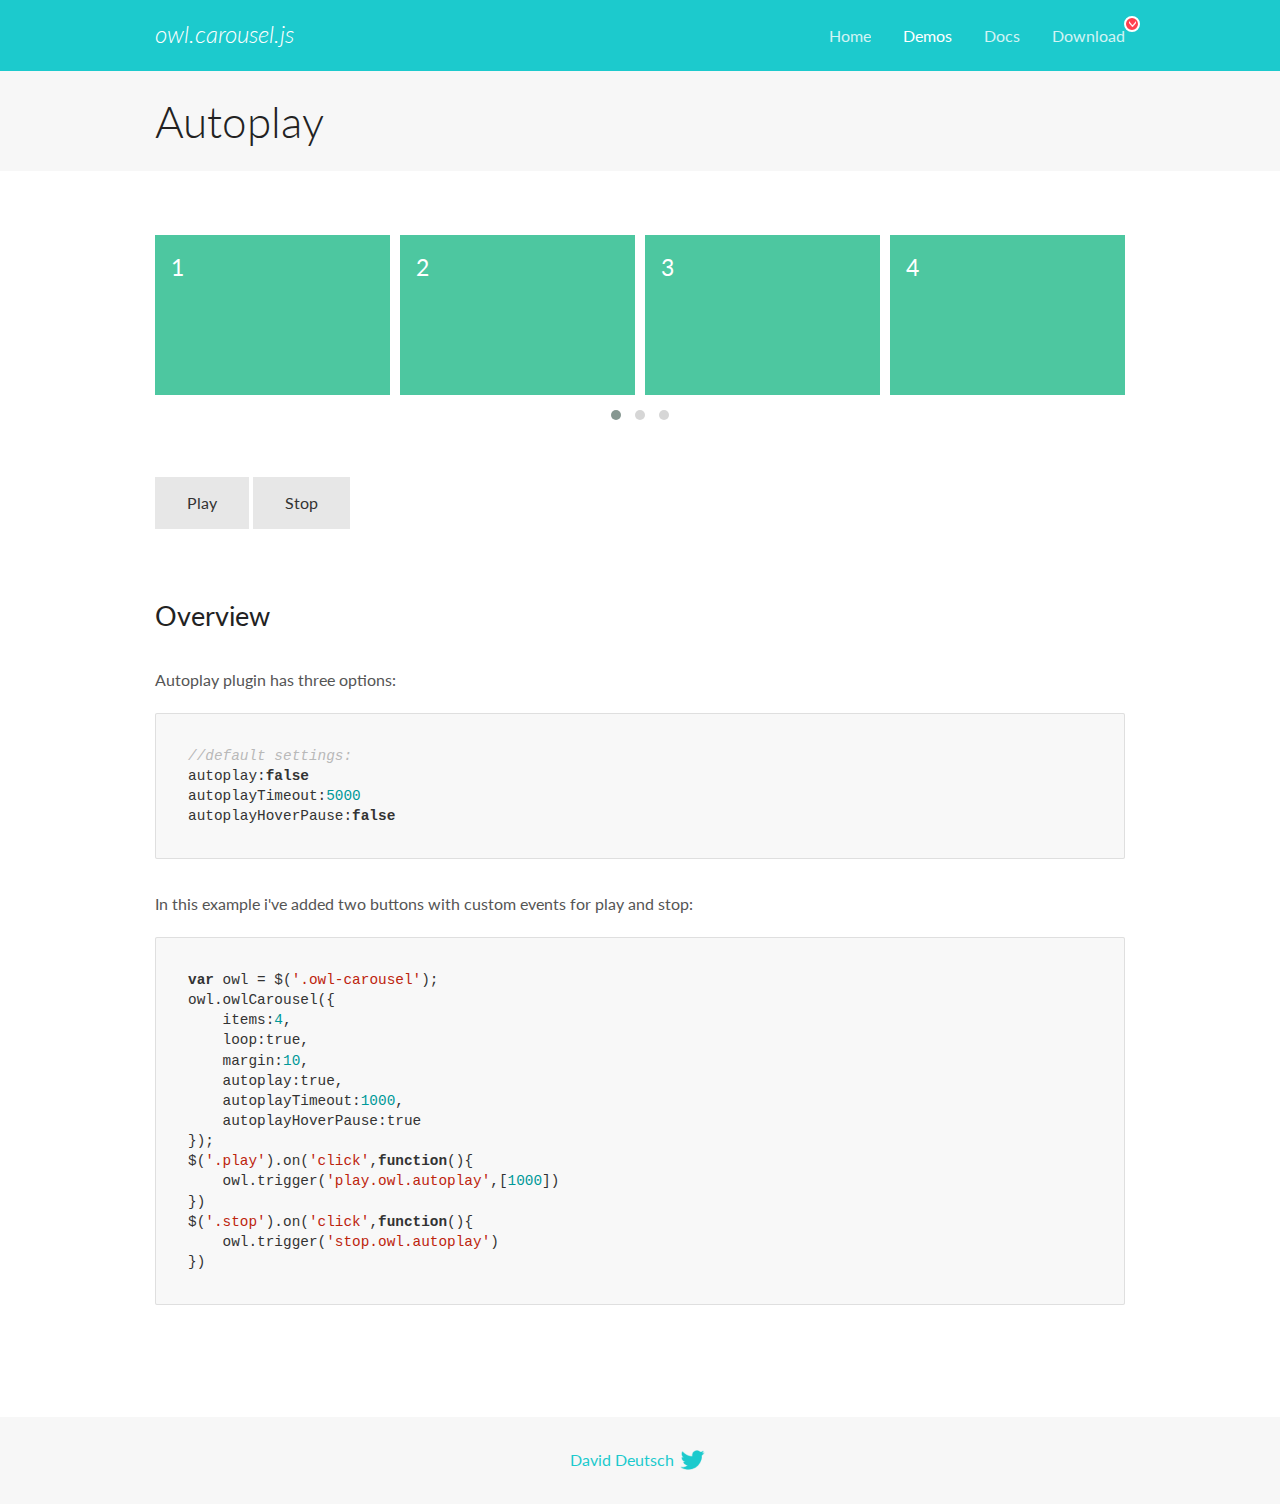
<file: OwlCarousel/docs/demos/autoplay.html>
<!DOCTYPE html>
<html lang="en">
  <head>

    <!-- head -->
    <meta charset="utf-8">
    <meta name="msapplication-tap-highlight" content="no" />
    <meta name="viewport" content="width=device-width, initial-scale=1.0" />
    <meta name="description" content="Autoplay usage demo">
    <meta name="author" content="David Deutsch">
    <title>
      Autoplay Demo | Owl Carousel | 2.3.4
    </title>

    <!-- Stylesheets -->
    <link href='https://fonts.googleapis.com/css?family=Lato:300,400,700,400italic,300italic' rel='stylesheet' type='text/css'>
    <link rel="stylesheet" href="../assets/css/docs.theme.min.css">

    <!-- Owl Stylesheets -->
    <link rel="stylesheet" href="../assets/owlcarousel/assets/owl.carousel.min.css">
    <link rel="stylesheet" href="../assets/owlcarousel/assets/owl.theme.default.min.css">

    <!-- HTML5 shim and Respond.js IE8 support of HTML5 elements and media queries -->

    <!--[if lt IE 9]>
      <script src="https://oss.maxcdn.com/libs/html5shiv/3.7.0/html5shiv.js"></script>
      <script src="https://oss.maxcdn.com/libs/respond.js/1.3.0/respond.min.js"></script>
    <![endif]-->

    <!-- Favicons -->
    <link rel="apple-touch-icon-precomposed" sizes="144x144" href="../assets/ico/apple-touch-icon-144-precomposed.png">
    <link rel="shortcut icon" href="../assets/ico/favicon.png">
    <link rel="shortcut icon" href="favicon.ico">

    <!-- Yeah i know js should not be in header. Its required for demos.-->

    <!-- javascript -->
    <script src="../assets/vendors/jquery.min.js"></script>
    <script src="../assets/owlcarousel/owl.carousel.js"></script>
  </head>
  <body>

    <!-- header -->
    <header class="header">
      <div class="row">
        <div class="large-12 columns">
          <div class="brand left">
            <h3>
              <a href="/OwlCarousel2/">owl.carousel.js</a> 
            </h3>
          </div>
          <a id="toggle-nav" class="right">
            <span></span> <span></span> <span></span> 
          </a> 
          <div class="nav-bar">
            <ul class="clearfix">
              <li> <a href="/OwlCarousel2/index.html">Home</a>  </li>
              <li class="active">
                <a href="/OwlCarousel2/demos/demos.html">Demos</a> 
              </li>
              <li> <a href="/OwlCarousel2/docs/started-welcome.html">Docs</a>  </li>
              <li>
                <a href="https://github.com/OwlCarousel2/OwlCarousel2/archive/2.3.4.zip">Download</a> 
                <span class="download"></span> 
              </li>
            </ul>
          </div>
        </div>
      </div>
    </header>

    <!-- title -->
    <section class="title">
      <div class="row">
        <div class="large-12 columns">
          <h1>Autoplay</h1>
        </div>
      </div>
    </section>

    <!--  Demos -->
    <section id="demos">
      <div class="row">
        <div class="large-12 columns">
          <div class="owl-carousel owl-theme">
            <div class="item">
              <h4>1</h4>
            </div>
            <div class="item">
              <h4>2</h4>
            </div>
            <div class="item">
              <h4>3</h4>
            </div>
            <div class="item">
              <h4>4</h4>
            </div>
            <div class="item">
              <h4>5</h4>
            </div>
            <div class="item">
              <h4>6</h4>
            </div>
            <div class="item">
              <h4>7</h4>
            </div>
            <div class="item">
              <h4>8</h4>
            </div>
            <div class="item">
              <h4>9</h4>
            </div>
            <div class="item">
              <h4>10</h4>
            </div>
            <div class="item">
              <h4>11</h4>
            </div>
            <div class="item">
              <h4>12</h4>
            </div>
          </div>
          <a class="button secondary play">Play</a> 
          <a class="button secondary stop">Stop</a> 
          <h3 id="overview">Overview</h3>
          <p>Autoplay plugin has three options:</p>
          <pre><code>//default settings:
autoplay:false
autoplayTimeout:5000
autoplayHoverPause:false</code></pre>
          <p>In this example i&#39;ve added two buttons with custom events for play and stop:</p>
          <pre><code>var owl = $(&#39;.owl-carousel&#39;);
owl.owlCarousel({
    items:4,
    loop:true,
    margin:10,
    autoplay:true,
    autoplayTimeout:1000,
    autoplayHoverPause:true
});
$(&#39;.play&#39;).on(&#39;click&#39;,function(){
    owl.trigger(&#39;play.owl.autoplay&#39;,[1000])
})
$(&#39;.stop&#39;).on(&#39;click&#39;,function(){
    owl.trigger(&#39;stop.owl.autoplay&#39;)
})</code></pre>
          <script>
            $(document).ready(function() {
              var owl = $('.owl-carousel');
              owl.owlCarousel({
                items: 4,
                loop: true,
                margin: 10,
                autoplay: true,
                autoplayTimeout: 1000,
                autoplayHoverPause: true
              });
              $('.play').on('click', function() {
                owl.trigger('play.owl.autoplay', [1000])
              })
              $('.stop').on('click', function() {
                owl.trigger('stop.owl.autoplay')
              })
            })
          </script>
        </div>
      </div>
    </section>

    <!-- footer -->
    <footer class="footer">
      <div class="row">
        <div class="large-12 columns">
          <h5>
            <a href="/OwlCarousel2/docs/support-contact.html">David Deutsch</a> 
            <a id="custom-tweet-button" href="https://twitter.com/share?url=https://github.com/OwlCarousel2/OwlCarousel2&text=Owl Carousel - This is so awesome! " target="_blank"></a> 
          </h5>
        </div>
      </div>
    </footer>

    <!-- vendors -->
    <script src="../assets/vendors/highlight.js"></script>
    <script src="../assets/js/app.js"></script>
  </body>
</html>
</file>
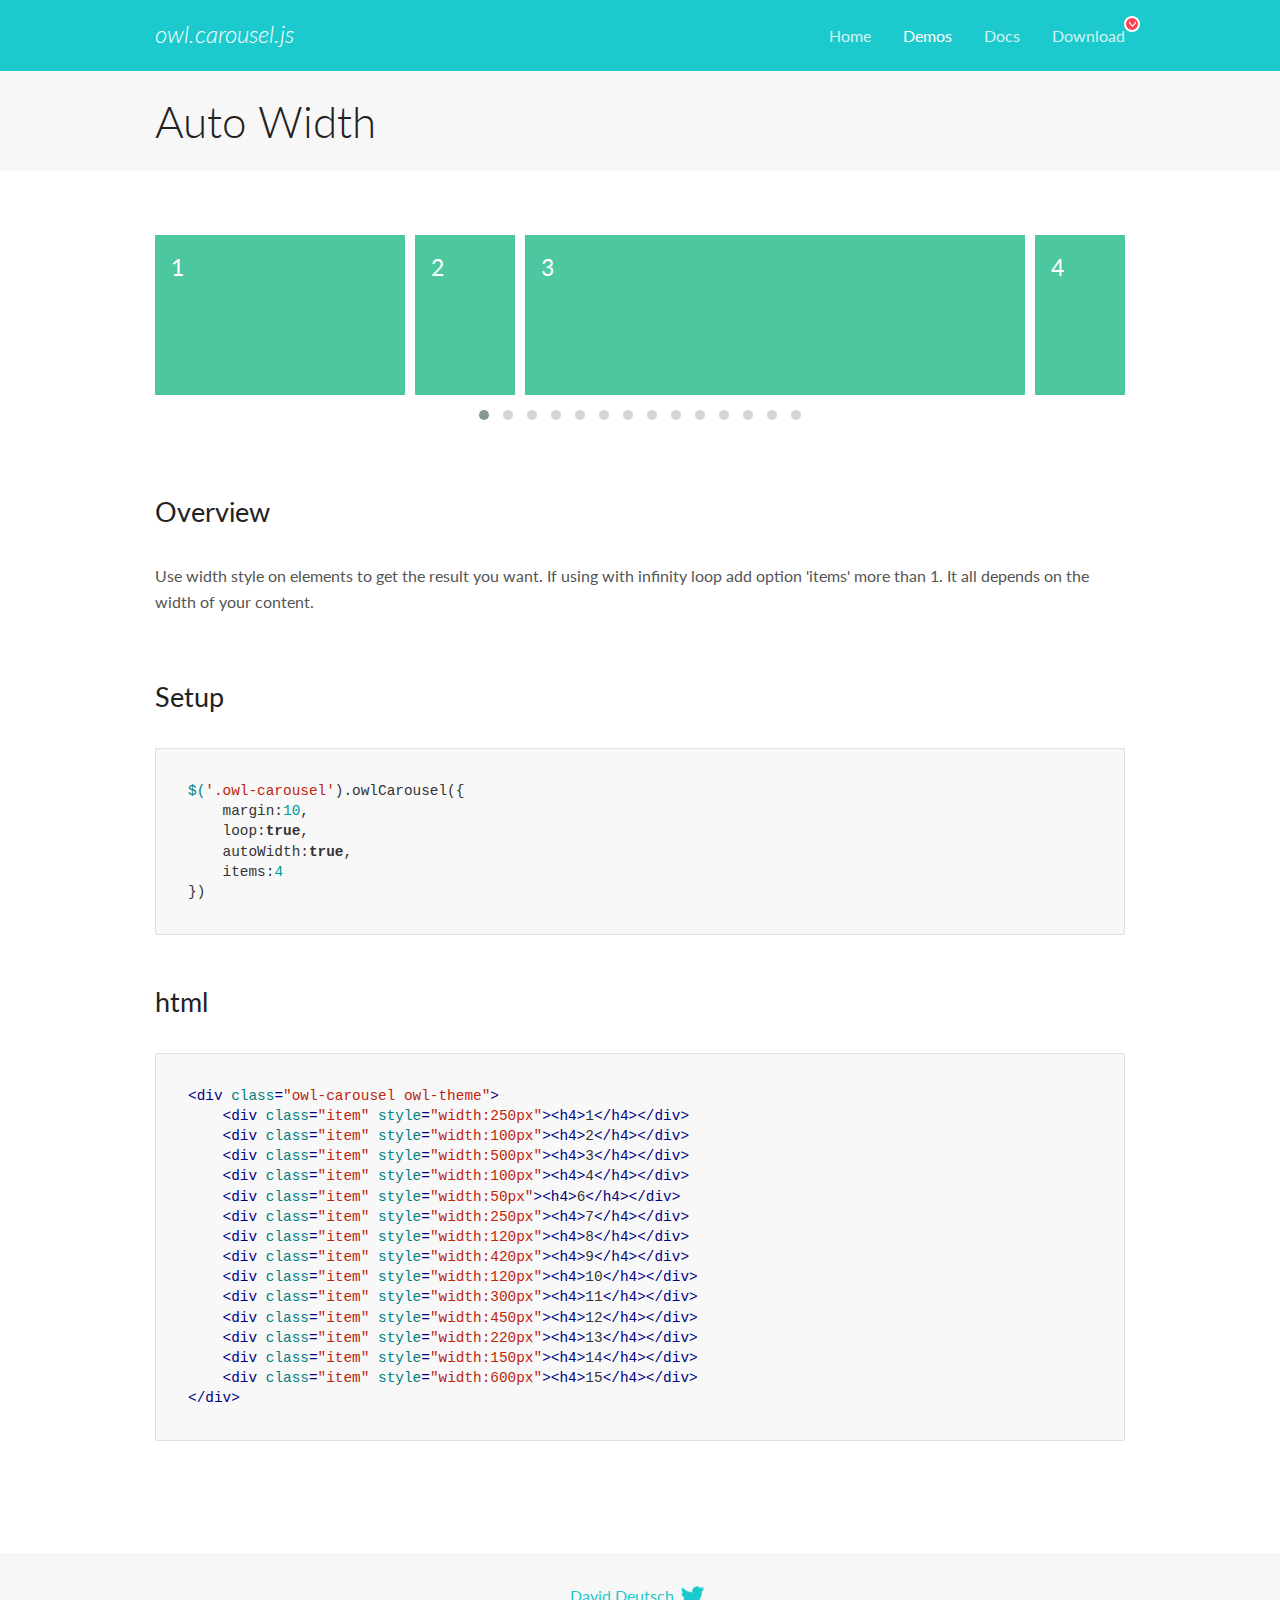
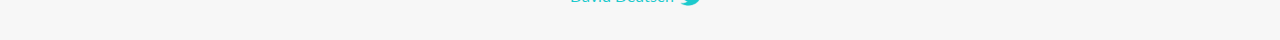
<file: OwlCarousel/docs/demos/autowidth.html>
<!DOCTYPE html>
<html lang="en">
  <head>

    <!-- head -->
    <meta charset="utf-8">
    <meta name="msapplication-tap-highlight" content="no" />
    <meta name="viewport" content="width=device-width, initial-scale=1.0" />
    <meta name="description" content="Auto Width">
    <meta name="author" content="David Deutsch">
    <title>
      Auto Width Demo | Owl Carousel | 2.3.4
    </title>

    <!-- Stylesheets -->
    <link href='https://fonts.googleapis.com/css?family=Lato:300,400,700,400italic,300italic' rel='stylesheet' type='text/css'>
    <link rel="stylesheet" href="../assets/css/docs.theme.min.css">

    <!-- Owl Stylesheets -->
    <link rel="stylesheet" href="../assets/owlcarousel/assets/owl.carousel.min.css">
    <link rel="stylesheet" href="../assets/owlcarousel/assets/owl.theme.default.min.css">

    <!-- HTML5 shim and Respond.js IE8 support of HTML5 elements and media queries -->

    <!--[if lt IE 9]>
      <script src="https://oss.maxcdn.com/libs/html5shiv/3.7.0/html5shiv.js"></script>
      <script src="https://oss.maxcdn.com/libs/respond.js/1.3.0/respond.min.js"></script>
    <![endif]-->

    <!-- Favicons -->
    <link rel="apple-touch-icon-precomposed" sizes="144x144" href="../assets/ico/apple-touch-icon-144-precomposed.png">
    <link rel="shortcut icon" href="../assets/ico/favicon.png">
    <link rel="shortcut icon" href="favicon.ico">

    <!-- Yeah i know js should not be in header. Its required for demos.-->

    <!-- javascript -->
    <script src="../assets/vendors/jquery.min.js"></script>
    <script src="../assets/owlcarousel/owl.carousel.js"></script>
  </head>
  <body>

    <!-- header -->
    <header class="header">
      <div class="row">
        <div class="large-12 columns">
          <div class="brand left">
            <h3>
              <a href="/OwlCarousel2/">owl.carousel.js</a> 
            </h3>
          </div>
          <a id="toggle-nav" class="right">
            <span></span> <span></span> <span></span> 
          </a> 
          <div class="nav-bar">
            <ul class="clearfix">
              <li> <a href="/OwlCarousel2/index.html">Home</a>  </li>
              <li class="active">
                <a href="/OwlCarousel2/demos/demos.html">Demos</a> 
              </li>
              <li> <a href="/OwlCarousel2/docs/started-welcome.html">Docs</a>  </li>
              <li>
                <a href="https://github.com/OwlCarousel2/OwlCarousel2/archive/2.3.4.zip">Download</a> 
                <span class="download"></span> 
              </li>
            </ul>
          </div>
        </div>
      </div>
    </header>

    <!-- title -->
    <section class="title">
      <div class="row">
        <div class="large-12 columns">
          <h1>Auto Width</h1>
        </div>
      </div>
    </section>

    <!--  Demos -->
    <section id="demos">
      <div class="row">
        <div class="large-12 columns">
          <div class="owl-carousel owl-theme">
            <div class="item" style="width:250px">
              <h4>1</h4>
            </div>
            <div class="item" style="width:100px">
              <h4>2</h4>
            </div>
            <div class="item" style="width:500px">
              <h4>3</h4>
            </div>
            <div class="item" style="width:100px">
              <h4>4</h4>
            </div>
            <div class="item" style="width:50px">
              <h4>6</h4>
            </div>
            <div class="item" style="width:250px">
              <h4>7</h4>
            </div>
            <div class="item" style="width:120px">
              <h4>8</h4>
            </div>
            <div class="item" style="width:420px">
              <h4>9</h4>
            </div>
            <div class="item" style="width:120px">
              <h4>10</h4>
            </div>
            <div class="item" style="width:300px">
              <h4>11</h4>
            </div>
            <div class="item" style="width:450px">
              <h4>12</h4>
            </div>
            <div class="item" style="width:220px">
              <h4>13</h4>
            </div>
            <div class="item" style="width:150px">
              <h4>14</h4>
            </div>
            <div class="item" style="width:600px">
              <h4>15</h4>
            </div>
          </div>
          <h3 id="overview">Overview</h3>
          <p>Use width style on elements to get the result you want. If using with infinity loop add option &#39;items&#39; more than 1. It all depends on the width of your content.</p>
          <h3 id="setup">Setup</h3>
          <pre><code>$(&#39;.owl-carousel&#39;).owlCarousel({
    margin:10,
    loop:true,
    autoWidth:true,
    items:4
})</code></pre>
          <h3 id="html">html</h3>
          <pre><code>&lt;div class=&quot;owl-carousel owl-theme&quot;&gt;
    &lt;div class=&quot;item&quot; style=&quot;width:250px&quot;&gt;&lt;h4&gt;1&lt;/h4&gt;&lt;/div&gt;
    &lt;div class=&quot;item&quot; style=&quot;width:100px&quot;&gt;&lt;h4&gt;2&lt;/h4&gt;&lt;/div&gt;
    &lt;div class=&quot;item&quot; style=&quot;width:500px&quot;&gt;&lt;h4&gt;3&lt;/h4&gt;&lt;/div&gt;
    &lt;div class=&quot;item&quot; style=&quot;width:100px&quot;&gt;&lt;h4&gt;4&lt;/h4&gt;&lt;/div&gt;
    &lt;div class=&quot;item&quot; style=&quot;width:50px&quot;&gt;&lt;h4&gt;6&lt;/h4&gt;&lt;/div&gt;
    &lt;div class=&quot;item&quot; style=&quot;width:250px&quot;&gt;&lt;h4&gt;7&lt;/h4&gt;&lt;/div&gt;
    &lt;div class=&quot;item&quot; style=&quot;width:120px&quot;&gt;&lt;h4&gt;8&lt;/h4&gt;&lt;/div&gt;
    &lt;div class=&quot;item&quot; style=&quot;width:420px&quot;&gt;&lt;h4&gt;9&lt;/h4&gt;&lt;/div&gt;
    &lt;div class=&quot;item&quot; style=&quot;width:120px&quot;&gt;&lt;h4&gt;10&lt;/h4&gt;&lt;/div&gt;
    &lt;div class=&quot;item&quot; style=&quot;width:300px&quot;&gt;&lt;h4&gt;11&lt;/h4&gt;&lt;/div&gt;
    &lt;div class=&quot;item&quot; style=&quot;width:450px&quot;&gt;&lt;h4&gt;12&lt;/h4&gt;&lt;/div&gt;
    &lt;div class=&quot;item&quot; style=&quot;width:220px&quot;&gt;&lt;h4&gt;13&lt;/h4&gt;&lt;/div&gt;
    &lt;div class=&quot;item&quot; style=&quot;width:150px&quot;&gt;&lt;h4&gt;14&lt;/h4&gt;&lt;/div&gt;
    &lt;div class=&quot;item&quot; style=&quot;width:600px&quot;&gt;&lt;h4&gt;15&lt;/h4&gt;&lt;/div&gt;
&lt;/div&gt;</code></pre>
          <script>
            $(document).ready(function() {
              $('.owl-carousel').owlCarousel({
                margin: 10,
                loop: true,
                autoWidth: true,
                items: 4
              })
            })
          </script>
        </div>
      </div>
    </section>

    <!-- footer -->
    <footer class="footer">
      <div class="row">
        <div class="large-12 columns">
          <h5>
            <a href="/OwlCarousel2/docs/support-contact.html">David Deutsch</a> 
            <a id="custom-tweet-button" href="https://twitter.com/share?url=https://github.com/OwlCarousel2/OwlCarousel2&text=Owl Carousel - This is so awesome! " target="_blank"></a> 
          </h5>
        </div>
      </div>
    </footer>

    <!-- vendors -->
    <script src="../assets/vendors/highlight.js"></script>
    <script src="../assets/js/app.js"></script>
  </body>
</html>
</file>
<file: css/cssfile.css>
a{font-style: none; color:black; text-decoration-line: none;}
.dflexdr{display: flex; flex-direction: row;}
*{box-sizing: border-box; font-family: 'Montserrat', sans-serif;}
.center{text-align: center; text-justify: center;}
body{box-sizing: border-box; margin:80px; margin-top:130px !important}
#navbar
{border:solid 1.2px #c9c6b9; display:flex; flex-direction: row; align-items: center; padding:10px; font-size:18px; background-color:black;
	position:fixed; z-index:5; top:0px; left:80px; right:80px;
}
.navitem a{color:white;}
#logo{width:200px; transition:1s; margin-left:-5px !important;}
#logo:hover{transform:scale(1.05);}
#search-box{margin-left:50px; width:100%; display:flex; align-items: center;}
#search{width: 600px; border-radius:5px; height:40px;}
.fa-search{position:relative; right:30px; bottom:3px;}
#plus-icon{font-size:22px; margin-left:5px; position:relative; top:1.8px;}
#ad-post:hover{background-color: white; font-weight: bold;}
.navitem{font-weight: bold; margin-left:15px; padding-left:20px; padding-right: 20px;}
.navtext{color:#42413d;}
.navitem:hover a{color:#8aeff2;}
#login{margin-left:50px; font-weight:bold;}
#ad-post{width:200px; height:40px; font-size:18px;  background-color:#6c80ad; color:white; border:solid 1px black; border-radius:5px; padding:5px;}
#ad-post a{color:white;}
#ad-post:hover a{color:black;}
#register{margin-right:20px; border-left:solid 2px black;}
.bannerad{margin:20px 0px 0px 10px;}
.bannerad img{width:100%;}
.content{display:flex; flex-direction:row; margin: 10px 0px 0px 10px;}
.category{width:30%; padding:20px;}
.adcontent{width:70%; padding:20px; margin:auto; padding-top:40px; padding-left:30px;}
.catintro{border-bottom:grey 2px solid;}
#caticon{font-size: 22px;}
.categoryItem{font-weight: bold; font-size:20px; padding:10px; border-bottom:grey 2px solid;}
.item{display:flex; flex-direction: row; justify-content: space-between;}
.iItemIcon{width: 18px; margin-right:8px;}
.iIcon img{width:15px;}
.subitem ul{list-style-type:none;  margin-top:15px;}
.subitem ul li{margin-top:8px;}
.subitem{display:none; margin-left:0px !important;}
.subitem ul li:hover a{color: blue; text-decoration-line: underline;}
.owl-carousel{padding-right:18px;}
.owl-carousel .item img{height:300px;}
.listings{display:flex; flex-direction: row; font-weight: bold; flex-wrap: wrap;}
.product{
	width:31.5%; height:350px; border:2px solid black; padding:20px; margin: 18px 15px 0px 0px; 
	display:flex; justify-itmes: center; flex-direction: column; font-size:18px;}
.product .image{margin:auto;}
.product .productname{margin:auto;}
.price{margin:auto;}
.product .image img{height:150px; transition: 2s;}
.cart{background-color: #333; margin:auto; padding:10px; color:white;}
.cart a{color:white;}
.cart:hover{background:#c9f2e3;}
.cart:hover a{color:blue; text-decoration-line: underline;}
.products{width:100%; margin-auto;}
.product:hover .image img{transform:scale(1.3);}
.nextpage{margin:20px; display:flex; flex-direction: row; justify-content: center;}
.page{border:2px solid grey; color:black; padding:12px; margin-left:10px; font-size: 15px; font-weight: bold;}
.page:hover{text-decoration-line: underline;}
.active{background:blue; color:white;}
.bar{padding:12px; font-weight: bold;}
.main{margin-bottom:0px !important; padding-bottom:0px !important;}
.footer{
	background:#3c4242;
}
.end{
	display:flex; flex-direction: row; justify-content: center; padding-top:10px;
}
.enditem{padding:5px; margin-left:20px; color:white; font-size: 20px;}
.enditem:hover{text-decoration-line:underline; color:#b7e0eb;}
.copyright{
	display:flex; flex-direction: row; justify-content: center; color:white; font-size:20px;
}
#cc{font-size: 18px; margin-right:8px;}
</file>
<file: css/product.css>
* {
  box-sizing: border-box;
}

body {
  margin: 0px;
}

.column {
  padding: 10px;
}

.column.side {

  border-right: 2px solid gray;
}

.column.right {
  border-right: 2px solid grey;
}

.row{
 display:flex;
 flex-direction: row;
 justify-content: space-between;
}

.left{width:50%;}
.right{width:50%; text-align: left;}

.desc{
    border: 1px solid black;
    text-align: left;
}
.det{
  border: 1px solid black;
  text-align: justify;
height:150px;
}
h2{
  text-align: center;
}
h3{
  text-align: center;
  font-size: 24px;
}
.img1 {
  border-radius: 50%;
  float: right;
}
.row{margin-top:10px;}
.img1{margin:15px;}
</file>
<file: css/contact us style.css>
*{
margin: 0;
padding: 0;
}
body {

font-size: 14px;
}
.container{
width: 80%; 
margin: 50px auto;
}
.contact-box{
background: #fff; 
display: flex;
}
.contact-left{
flex-basis: 60%;
padding: 40px 60px;
}
contact-right{
flex-basis: 40%; 
padding: 40px 60px;
background: #1c00b5;
color: #000080;
} 
h1{ 
margin-bottom: 10px;
}
.container p{ margin-bottom: 40px; }
.input-row{
display: flex;
justify-content: space-between;
margin-bottom: 20px;
}
.input-row .input-group{ flex-basis: 45%;
}
input{
border: none;
width: 100%; border-bottom: 1px solid #ccc; outline: none;
padding-bottom: 5px;
}
textarea{
width: 100%;
border: 1px solid #ccc;
outline: none;
padding: 10px;
box-sizing: border-box;
}
label{
margin-bottom: 6px; display: block; color: #1c00b5;
}
button {
background: #1c00b5;
width: 100px
border: none;
outline: none;
color: #fff;
height: 35px;
border-radius: 30px;
margin-top: 20px;
box-shadow: 0px 5px 15px 0px rgba(28,0,181,0.3);
}
.contact-left h3{
color: #1c00b5;
font-weight: 600;
margin-bottom: 30px;
}
.contact-right h3{
font-weight: 600;
margin-bottom: 30px;
}
tr td{
padding-right: 20px;
}
tr td:first-child{
padding-top: 20px;
}
</file>
